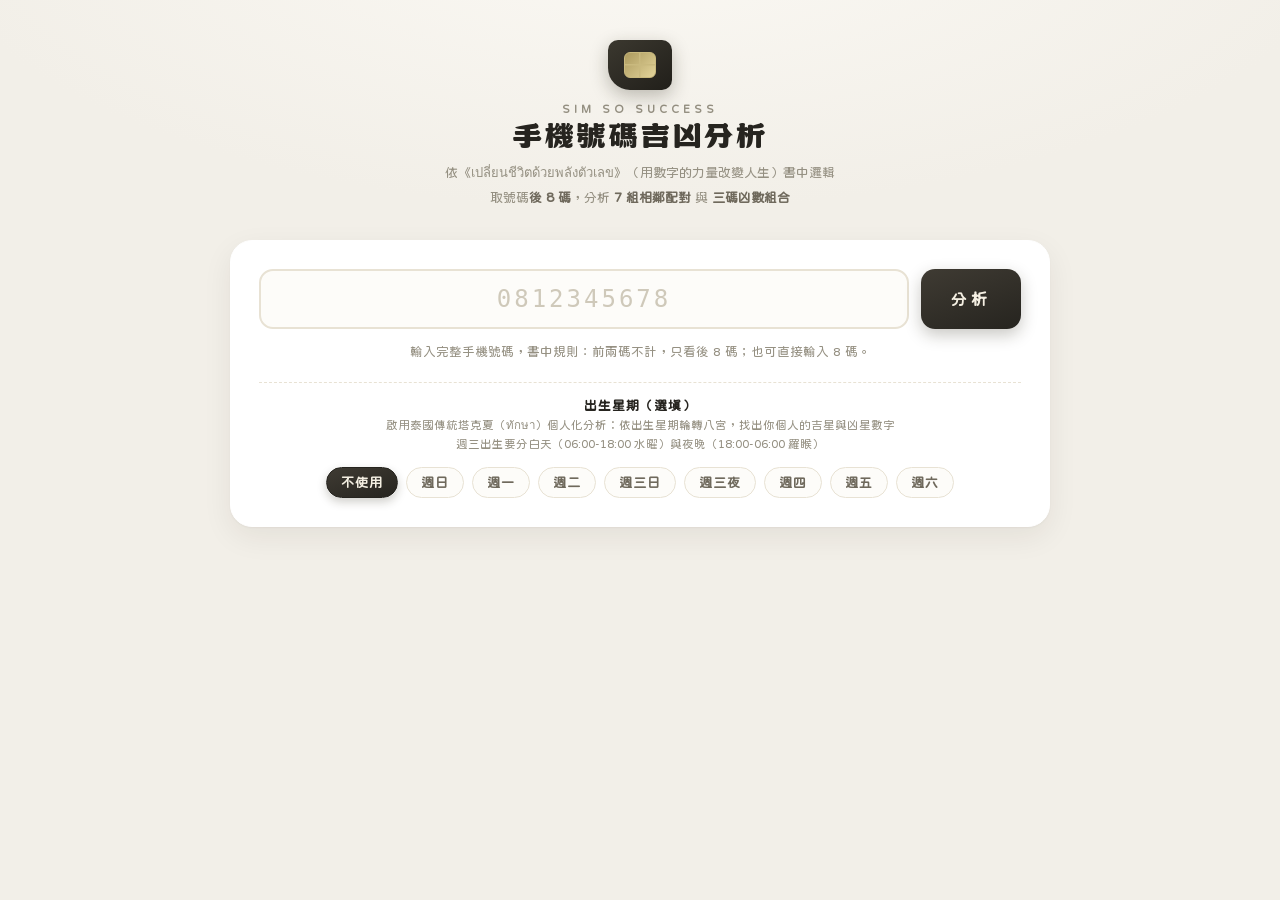
<file: index.html>
<!DOCTYPE html>
<html lang="zh-Hant">
<head>
<meta charset="UTF-8">
<meta name="viewport" content="width=device-width, initial-scale=1.0">
<title>เบอร์มงคล 手機號碼吉凶分析</title>
<style>
  :root{
    --bg:#f2efe8; --card:#ffffff; --ink:#26241f; --sub:#959082;
    --line:#e8e2d4;
    --good:#2f7a54; --good-soft:#e3f1e8; --good-deep:#1f5e3e;
    --mid:#a07f28; --mid-soft:#f6eed6;
    --bad:#b0472f; --bad-soft:#f8e7e1; --bad-deep:#8c3520;
    --dark:#33302a; --dark2:#4a463e;
  }
  @font-face{
    font-family:"openhuninn";
    src:url("fonts/openhuninn.woff2") format("woff2");
    font-display:swap;
  }
  @font-face{
    font-family:"ganzaimi";
    src:url("fonts/ganzaimi.woff2") format("woff2");
    font-display:swap;
  }
  *{box-sizing:border-box; margin:0; padding:0;}
  html{scroll-behavior:smooth;}
  body{
    font-family:"openhuninn","PingFang TC","Noto Sans TC","Microsoft JhengHei",sans-serif;
    background:
      radial-gradient(1200px 500px at 50% -10%, #fbf9f4 0%, var(--bg) 60%),
      var(--bg);
    color:var(--ink); min-height:100vh; padding:40px 16px 90px;
  }
  .wrap{max-width:820px; margin:0 auto;}

  /* ---------- header ---------- */
  header{text-align:center; margin-bottom:30px;}
  .simcard{
    width:64px; height:50px; margin:0 auto 14px; position:relative;
    background:linear-gradient(145deg,#3b382f,#211f1a);
    border-radius:10px 10px 10px 22px;
    box-shadow:0 6px 18px rgba(40,35,20,.28);
  }
  .simcard::before{
    content:""; position:absolute; inset:12px 16px;
    border:1.5px solid #c9b97e; border-radius:6px;
    background:
      linear-gradient(#c9b97e,#c9b97e) 50% 0/1.5px 100% no-repeat,
      linear-gradient(#c9b97e,#c9b97e) 0 50%/100% 1.5px no-repeat,
      linear-gradient(135deg,#ac9a5e,#e3d49a);
  }
  header .brand{
    font-size:11px; letter-spacing:4px; color:var(--sub); font-weight:700;
    text-transform:uppercase; margin-bottom:6px;
  }
  h1{font-size:30px; font-weight:800; letter-spacing:2px; font-family:"ganzaimi","openhuninn","PingFang TC",sans-serif;}
  header .sub{
    color:var(--sub); font-size:13px; margin-top:10px; line-height:1.9;
  }
  header .sub b{color:#6f695c; font-weight:700;}

  /* ---------- panels ---------- */
  .panel{
    background:var(--card); border-radius:22px; padding:28px;
    box-shadow:0 1px 2px rgba(40,35,20,.04), 0 10px 30px rgba(40,35,20,.07);
    margin-bottom:22px; border:1px solid #fff;
  }
  .sec-title{
    font-size:17px; font-weight:800; letter-spacing:1px;
    font-family:"ganzaimi","openhuninn","PingFang TC",sans-serif;
    display:flex; align-items:center; gap:10px; margin-bottom:16px;
  }
  .sec-title .bar{width:5px; height:20px; border-radius:3px; background:var(--dark);}
  .sec-title.g .bar{background:var(--good);}
  .sec-title.b .bar{background:var(--bad);}
  .sec-title.w .bar{background:#d1742f;}

  /* ---------- input ---------- */
  .input-row{display:flex; gap:12px;}
  input#num{
    flex:1; min-width:0; font-size:24px; letter-spacing:5px; padding:14px 18px;
    border:2px solid var(--line); border-radius:14px; outline:none;
    font-family:"SF Mono",Menlo,monospace; text-align:center; color:var(--ink);
    background:#fdfcf9; transition:border-color .2s, box-shadow .2s;
  }
  input#num:focus{border-color:#b7ad97; box-shadow:0 0 0 4px rgba(183,173,151,.18);}
  input#num::placeholder{color:#cfc9ba; letter-spacing:3px;}
  button#go{
    background:linear-gradient(160deg,#3f3b33,#26241f); color:#f4efe2;
    border:none; border-radius:14px; padding:14px 30px; font-size:16px;
    cursor:pointer; font-family:inherit; letter-spacing:4px; font-weight:700;
    box-shadow:0 6px 16px rgba(40,35,20,.25); transition:transform .1s, box-shadow .2s;
  }
  button#go:hover{box-shadow:0 8px 20px rgba(40,35,20,.32);}
  button#go:active{transform:scale(.96);}
  .hint{font-size:12.5px; color:var(--sub); margin-top:12px; text-align:center; line-height:1.8;}

  /* ---------- taksa day picker ---------- */
  .day-block{margin-top:18px; border-top:1px dashed var(--line); padding-top:16px;}
  .day-block .db-title{
    font-size:13px; font-weight:800; text-align:center; letter-spacing:1px; margin-bottom:4px;
  }
  .day-block .db-sub{font-size:11.5px; color:var(--sub); text-align:center; margin-bottom:12px; line-height:1.7;}
  .day-chips{display:flex; gap:8px; justify-content:center; flex-wrap:wrap;}
  .day-chips button{
    font-family:inherit; font-size:13px; font-weight:700; letter-spacing:1px;
    padding:8px 14px; border-radius:999px; cursor:pointer;
    border:1.5px solid var(--line); background:#fdfcf9; color:#6f695c;
    transition:all .15s;
  }
  .day-chips button:hover{border-color:#b7ad97;}
  .day-chips button.on{
    background:linear-gradient(160deg,#3f3b33,#26241f); color:#f4efe2; border-color:#26241f;
    box-shadow:0 4px 10px rgba(40,35,20,.22);
  }

  /* ---------- taksa result ---------- */
  .tk-tiles{display:flex; gap:8px; justify-content:center; flex-wrap:wrap; margin:6px 0 14px;}
  .tk-tile{
    width:64px; border-radius:13px; overflow:hidden; text-align:center;
    border:1px solid var(--line); background:#fff;
  }
  .tk-tile .d{
    font-size:22px; font-weight:800; padding:8px 0 6px; font-family:"SF Mono",Menlo,monospace;
  }
  .tk-tile .c{font-size:11px; font-weight:800; padding:4px 2px; letter-spacing:.5px;}
  .tk-tile .t{font-size:9.5px; padding:0 2px 6px; opacity:.75;}
  .tk-tile.tk-good{border-color:#bcd8c6;}
  .tk-tile.tk-good .d{color:var(--good-deep);}
  .tk-tile.tk-good .c,.tk-tile.tk-good .t{background:var(--good-soft); color:var(--good-deep);}
  .tk-tile.tk-good .c{padding-top:6px;}
  .tk-tile.tk-neu{border-color:#e4dcc8;}
  .tk-tile.tk-neu .d{color:#7a725d;}
  .tk-tile.tk-neu .c,.tk-tile.tk-neu .t{background:#f4efe1; color:#7a725d;}
  .tk-tile.tk-neu .c{padding-top:6px;}
  .tk-tile.tk-bad{border-color:#e6bdb0;}
  .tk-tile.tk-bad .d{color:var(--bad-deep);}
  .tk-tile.tk-bad .c,.tk-tile.tk-bad .t{background:var(--bad-soft); color:var(--bad-deep);}
  .tk-tile.tk-bad .c{padding-top:6px;}
  .tk-tile.tk-out{border-color:#e6e1d4; opacity:.75;}
  .tk-tile.tk-out .d{color:#a29a86;}
  .tk-tile.tk-out .c,.tk-tile.tk-out .t{background:#f1eee6; color:#a29a86;}
  .tk-tile.tk-out .c{padding-top:6px;}
  .tk-sum{
    display:flex; gap:10px; justify-content:center; flex-wrap:wrap; margin-top:6px;
  }
  .tk-sum span{
    font-size:12.5px; font-weight:700; padding:6px 14px; border-radius:999px; letter-spacing:.5px;
  }
  .tk-note{font-size:12.5px; color:var(--sub); line-height:1.9; margin-top:14px; text-align:center;}

  /* ---------- result hero ---------- */
  #result{display:none;}
  .reveal{animation:up .5s ease both;}
  @keyframes up{from{opacity:0; transform:translateY(14px);} to{opacity:1; transform:none;}}

  .hero{display:flex; align-items:center; gap:30px; flex-wrap:wrap;}
  .ringbox{position:relative; width:150px; height:150px; margin:0 auto; flex-shrink:0;}
  .ringbox svg{transform:rotate(-90deg);}
  .ringbox .track{stroke:#efe9db;}
  .ringbox .prog{
    stroke-linecap:round; transition:stroke-dashoffset 1s cubic-bezier(.2,.7,.3,1);
  }
  .ringbox .mid{
    position:absolute; inset:0; display:flex; flex-direction:column;
    align-items:center; justify-content:center;
  }
  .ringbox .n{font-size:44px; font-weight:800; line-height:1; font-variant-numeric:tabular-nums;}
  .ringbox .t{font-size:11px; color:var(--sub); margin-top:4px; letter-spacing:2px;}
  .verdict{flex:1; min-width:240px;}
  .verdict .tag{
    display:inline-block; font-size:12px; font-weight:800; letter-spacing:2px;
    padding:4px 14px; border-radius:999px; margin-bottom:10px;
  }
  .verdict h2{font-size:24px; margin-bottom:10px; letter-spacing:1px;}
  .verdict p{font-size:14px; color:#6f695c; line-height:1.95;}

  /* digits */
  .digits{display:flex; gap:7px; justify-content:center; margin:26px 0 6px; flex-wrap:wrap;}
  .digits span{
    width:42px; height:52px; border-radius:11px;
    background:linear-gradient(165deg,#413d34,#282520); color:#f6f1e4;
    display:flex; align-items:center; justify-content:center;
    font-size:24px; font-weight:800;
    box-shadow:inset 0 1px 0 rgba(255,255,255,.12), 0 3px 8px rgba(40,35,20,.18);
  }
  .digits span.prefix{
    background:#eae4d5; color:#b3ab97; box-shadow:none;
  }
  .digits-cap{font-size:11.5px; color:var(--sub); text-align:center; letter-spacing:1px;}

  /* pair flip-clock badges */
  .pair-strip{display:flex; gap:10px; justify-content:center; flex-wrap:wrap; margin-top:20px;}
  .fchip{display:flex; flex-direction:column; align-items:center; gap:6px;}
  .fchip .clock{
    display:flex; gap:3px; padding:5px;
    background:#8f897a; border-radius:12px;
    box-shadow:inset 0 1px 3px rgba(0,0,0,.25);
  }
  .fchip .clock i{
    font-style:normal; width:26px; height:32px; border-radius:7px;
    display:flex; align-items:center; justify-content:center;
    font-size:17px; font-weight:800; font-family:"SF Mono",Menlo,monospace;
  }
  .fchip .clock i:first-child{background:#2e2b25; color:#fff;}
  .fchip .clock i:last-child{background:#f7f3e8; color:#2e2b25;}
  .fchip .gl{font-size:11px; font-weight:800; letter-spacing:1px; padding:2px 9px; border-radius:999px;}
  .gl.G{background:var(--good-soft); color:var(--good-deep);}
  .gl.M{background:var(--mid-soft); color:var(--mid);}
  .gl.B{background:var(--bad-soft); color:var(--bad-deep);}
  .fchip.hit-g .clock{background:#5f8a71;}
  .fchip.hit-b .clock{background:#a8705d;}

  /* warnings */
  .warn-card{
    border-radius:16px; padding:16px 18px; margin-bottom:12px;
    background:linear-gradient(160deg,#fbeee8,#f7e2d8);
    border:1px solid #eed3c4; color:#84402c; font-size:14px; line-height:1.9;
    display:flex; gap:14px; align-items:flex-start;
  }
  .warn-card .code{
    background:#a8462b; color:#fff; font-weight:800; letter-spacing:3px;
    border-radius:9px; padding:6px 12px; font-size:16px; flex-shrink:0;
    font-family:"SF Mono",Menlo,monospace;
  }
  .warn-card .cat{
    display:inline-block; font-size:11px; background:#fff; border-radius:999px;
    padding:1px 9px; margin-left:6px; color:#a8462b; font-weight:700; vertical-align:2px;
  }

  /* pros cons */
  .pc-grid{display:grid; grid-template-columns:1fr 1fr; gap:26px;}
  @media (max-width:640px){ .pc-grid{grid-template-columns:1fr;} }
  ul.flat{list-style:none;}
  ul.flat li{
    font-size:14px; line-height:1.75; padding:7px 0 7px 24px; position:relative; color:#44403a;
    border-bottom:1px dashed #f0ebdf;
  }
  ul.flat li:last-child{border-bottom:none;}
  ul.flat li::before{
    content:""; position:absolute; left:5px; top:16px; width:8px; height:8px; border-radius:50%;
  }
  ul.flat.good li::before{background:var(--good);}
  ul.flat.bad li::before{background:var(--bad);}
  ul.flat li .src{
    color:#c0b9a4; font-size:11px; margin-left:8px; letter-spacing:1px;
    font-family:"SF Mono",Menlo,monospace;
  }
  .empty-pros{color:var(--sub); font-size:13.5px; padding:6px 0;}

  /* pair detail */
  .pair-card{
    border:1px solid var(--line); border-radius:18px; padding:18px 20px; margin-bottom:14px;
    background:linear-gradient(175deg,#fffef9,#fbf8f0);
  }
  .pair-card .head{display:flex; align-items:center; gap:12px; margin-bottom:10px; flex-wrap:wrap;}
  .pair-card .clock{
    display:flex; gap:3px; padding:5px; background:#8f897a; border-radius:11px;
    box-shadow:inset 0 1px 3px rgba(0,0,0,.25);
  }
  .pair-card .clock i{
    font-style:normal; width:28px; height:34px; border-radius:7px;
    display:flex; align-items:center; justify-content:center;
    font-size:18px; font-weight:800; font-family:"SF Mono",Menlo,monospace;
  }
  .pair-card .clock i:first-child{background:#2e2b25; color:#fff;}
  .pair-card .clock i:last-child{background:#f7f3e8; color:#2e2b25;}
  .pair-card .pname{font-weight:800; font-size:15.5px; letter-spacing:.5px;}
  .pair-card .pthai{font-size:11.5px; color:var(--sub); display:block; margin-top:2px; font-weight:400;}
  .badge{font-size:12px; font-weight:800; padding:4px 12px; border-radius:999px; margin-left:auto; letter-spacing:1px;}
  .badge.G{background:var(--good-soft); color:var(--good-deep);}
  .badge.M{background:var(--mid-soft); color:var(--mid);}
  .badge.B{background:var(--bad-soft); color:var(--bad-deep);}
  .meter{
    height:6px; border-radius:3px; background:#efe9db; margin:4px 0 12px; overflow:hidden; position:relative;
  }
  .meter i{
    position:absolute; top:0; bottom:0; left:50%; border-radius:3px;
  }
  .pl{font-size:13.5px; line-height:1.95; color:#4a463e; margin-top:2px;}
  .pl .lab{font-weight:800; margin-right:2px;}
  .pl.p .lab{color:var(--good-deep);}
  .pl.c .lab{color:var(--bad-deep);}

  .note{
    font-size:12.5px; color:var(--sub); line-height:2; margin-top:24px;
    border-top:1px dashed var(--line); padding-top:18px;
  }
  .legend{
    display:flex; gap:8px; flex-wrap:wrap; margin-top:10px;
  }
  .legend span{font-size:11px; padding:3px 10px; border-radius:999px; font-weight:700; letter-spacing:1px;}
  @media (max-width:520px){
    .digits span{width:32px; height:42px; font-size:19px;}
    h1{font-size:24px;}
    .panel{padding:20px;}
    .hero{gap:18px;}
    .input-row{flex-direction:column; gap:10px;}
    input#num{width:100%; min-width:0; font-size:20px; letter-spacing:4px; padding:13px 12px;}
    button#go{width:100%; padding:14px 0; font-size:17px;}
  }

  /* ---------- A4 報告書 ---------- */
  .print-row{text-align:right; margin:-6px 0 14px;}
  .print-btn{
    background:none; border:1.5px solid var(--dark); color:var(--dark);
    border-radius:999px; padding:8px 20px; font-size:13px; font-weight:700;
    font-family:inherit; letter-spacing:2px; cursor:pointer; transition:background .15s,color .15s;
  }
  .print-btn:hover{background:var(--dark); color:#f4efe2;}
  #printHead{display:none;}
  @media print{
    @page{size:A4; margin:12mm;}
    body{padding:0; background:#fff !important;}
    *{-webkit-print-color-adjust:exact; print-color-adjust:exact;}
    header, #inputPanel, .print-row{display:none !important;}
    .wrap{max-width:100%;}
    #printHead{
      display:block; text-align:center; margin-bottom:16px;
      border-bottom:2px solid var(--dark); padding-bottom:14px;
    }
    #printHead .pt{font-size:24px; font-weight:800; letter-spacing:3px; font-family:"ganzaimi","openhuninn",sans-serif;}
    #printHead .pn{font-size:15px; color:var(--sub); margin-top:6px; letter-spacing:1px;}
    .panel{
      box-shadow:none; border:1px solid var(--line);
      margin-bottom:14px; padding:18px 22px;
    }
    .reveal{animation:none !important;}
    /* 大標題與內文必須同頁 */
    .sec-title{break-after:avoid; page-break-after:avoid;}
    #result > .panel:first-child, #tkPanel, #warnPanel{break-inside:avoid; page-break-inside:avoid;}
    .pair-card, .warn-card, .pc-grid li, .fchip, .tk-tile{break-inside:avoid; page-break-inside:avoid;}
    .pc-grid{break-inside:avoid; page-break-inside:avoid;}
  }
</style>
</head>
<body>
<div class="wrap">
  <header>
    <div class="simcard"></div>
    <div class="brand">SIM SO SUCCESS</div>
    <h1>手機號碼吉凶分析</h1>
    <div class="sub">依《เปลี่ยนชีวิตด้วยพลังตัวเลข》（用數字的力量改變人生）書中邏輯<br>取號碼<b>後 8 碼</b>，分析 <b>7 組相鄰配對</b> 與 <b>三碼凶數組合</b></div>
  </header>

  <div class="panel" id="inputPanel">
    <div class="input-row">
      <input id="num" inputmode="numeric" placeholder="0812345678" maxlength="20">
      <button id="go">分析</button>
    </div>
    <div class="hint">輸入完整手機號碼，書中規則：前兩碼不計，只看後 8 碼；也可直接輸入 8 碼。</div>
    <div class="day-block">
      <div class="db-title">出生星期（選填）</div>
      <div class="db-sub">啟用泰國傳統塔克夏（ทักษา）個人化分析：依出生星期輪轉八宮，找出你個人的吉星與凶星數字<br>週三出生要分白天（06:00-18:00 水曜）與夜晚（18:00-06:00 羅睺）</div>
      <div class="day-chips" id="dayChips">
        <button data-d="">不使用</button>
        <button data-d="1">週日</button>
        <button data-d="2">週一</button>
        <button data-d="3">週二</button>
        <button data-d="4">週三日</button>
        <button data-d="8">週三夜</button>
        <button data-d="5">週四</button>
        <button data-d="6">週五</button>
        <button data-d="7">週六</button>
      </div>
    </div>
  </div>

  <div id="result">
    <div id="printHead">
      <div class="pt">手機號碼吉凶分析報告書</div>
      <div class="pn" id="printInfo"></div>
    </div>
    <div class="print-row">
      <button class="print-btn" id="printBtn">產生 A4 報告書</button>
    </div>
    <div class="panel reveal">
      <div class="hero">
        <div class="ringbox">
          <svg width="150" height="150" viewBox="0 0 150 150">
            <circle class="track" cx="75" cy="75" r="64" fill="none" stroke-width="11"/>
            <circle class="prog" id="ringProg" cx="75" cy="75" r="64" fill="none" stroke-width="11"
              stroke-dasharray="402" stroke-dashoffset="402"/>
          </svg>
          <div class="mid">
            <div class="n" id="scoreN">0</div>
            <div class="t">SCORE / 100</div>
          </div>
        </div>
        <div class="verdict">
          <span class="tag" id="verdictTag"></span>
          <h2 id="verdictTitle"></h2>
          <p id="verdictDesc"></p>
        </div>
      </div>
      <div class="digits" id="digitBoxes"></div>
      <div class="digits-cap" id="digitCap"></div>
      <div class="pair-strip" id="pairStrip"></div>
    </div>

    <div class="panel reveal" id="tkPanel" style="display:none">
      <div class="sec-title"><span class="bar"></span>塔克夏個人化分析 <span style="font-size:11.5px;color:var(--sub);font-weight:400;letter-spacing:1px" id="tkDayLabel"></span></div>
      <div class="tk-tiles" id="tkTiles"></div>
      <div class="tk-sum" id="tkSum"></div>
      <div class="tk-note" id="tkNote"></div>
    </div>

    <div class="panel reveal" id="warnPanel" style="display:none">
      <div class="sec-title w"><span class="bar"></span>書中特別警告的凶數組合</div>
      <div id="warnList"></div>
    </div>

    <div class="panel reveal">
      <div class="pc-grid">
        <div>
          <div class="sec-title g"><span class="bar"></span>號碼帶給主人的優點</div>
          <ul class="flat good" id="prosList"></ul>
        </div>
        <div>
          <div class="sec-title b"><span class="bar"></span>號碼帶給主人的缺點</div>
          <ul class="flat bad" id="consList"></ul>
        </div>
      </div>
    </div>

    <div class="panel reveal">
      <div class="sec-title"><span class="bar"></span>逐組配對解析</div>
      <div id="pairDetail"></div>
      <div class="legend">
        <span style="background:var(--good-soft);color:var(--good-deep)">大吉 +8~+10</span>
        <span style="background:var(--good-soft);color:var(--good-deep)">吉 +5~+7</span>
        <span style="background:var(--mid-soft);color:var(--mid)">平 0~+4</span>
        <span style="background:var(--bad-soft);color:var(--bad-deep)">凶 -1~-6</span>
        <span style="background:var(--bad-soft);color:var(--bad-deep)">大凶 -7~-10</span>
      </div>
      <div class="note">
        計分方式：後 8 碼共 7 組相鄰配對，依書中每組配對的吉凶評級（-10 ~ +10）加總換算為 100 分制；出現書中列名的三碼凶數組合另行扣分。書中定義「吉祥號（เบอร์มงคล）後 8 碼不能含任何凶數配對」，包含書中八組仇敵配對（เลขคู่ศัตรู：13/31、18/81、25/52、27/72、37/73、48/84、67/76、68/86），含大凶配對的號碼即使總分高，依書中定義也不算真正的吉祥號。數字 9 會隨相鄰數字變化，數字 0 弊多於利。選填出生星期時，另依泰國傳統塔克夏（ทักษา）盤輪轉八宮做個人化加減分（上限 ±12）。本工具僅整理書中與傳統命理觀點，供參考娛樂。
      </div>
    </div>
  </div>
</div>

<script>
// ================================================================
// 書中 55 組配對資料（吉凶分數 -10 ~ +10）
// 分類依書：คู่มิตร 吉祥組、คู่สมพล 加持組、คู่ธาตุ 元素組、คู่ศัตรู 仇敵組（一律大凶）
// ================================================================
const PAIRS = {
  "00":{s:-10,name:"孤寂之數",th:"เลขอันตราย",pros:[],cons:["孤僻封閉","活在自己的世界","鑽牛角尖","想法難以捉摸","孤單","感情不順","壓力大","做事出人意料","內心混亂"]},
  "01":{s:-1,name:"自由領袖",th:"",pros:["愛自由","有領導力","上進","時髦","不受擺佈","重視尊嚴","想法獨特","不隨波逐流"],cons:["常遠離家鄉","易被騙","易被出賣","被扯後腿","做好事身邊人不領情","常遇突發事件","遭人嫉妒","被眼紅打壓"]},
  "02":{s:-3,name:"異鄉安撫",th:"",pros:["在異鄉遇貴人","喜歡旅行","口才能安撫人心"],cons:["小心三角戀","感情糾紛不斷","多情不知足","拘謹憂慮","阻礙重重","人生易受挫","錢財易被侵占"]},
  "03":{s:-2,name:"勤奮糾察",th:"",pros:["勤勞","緊咬不放","抓錯精準","識人","反應快","身手敏捷","愛自由","敢衝敢賭","不愛受人管"],cons:["性急火爆","魯莽","不怕危險","常與人衝突","小心親屬帶來的麻煩","身邊人常帶煩心事來","挑錯挑到身邊人累"]},
  "04":{s:3,name:"談判智者",th:"",pros:["求生智慧強","頭腦聰明","談判功力一流","講話犀利","直覺神準","常有創新點子"],cons:["愛改變環境卻不改變自己","太容易相信人、越愛越信","愛背後議論他人"]},
  "05":{s:6,name:"正直規劃",th:"",pros:["樂觀","言語公正","虔誠向善","生活有規劃","對社會有責任感","得長輩緣"],cons:["工作偶有變數與阻礙","易過度沉迷於感興趣的事"]},
  "06":{s:2,name:"美感歡愉",th:"",pros:["愛美有品味","開朗歡樂","擅長社交","有設計藝術天分"],cons:["愛幻想","鋪張浪費","花錢無度恐生財務問題","桃花易招來錯的人","感情常失望","情緒難捉摸"]},
  "07":{s:-6,name:"苦行忍耐",th:"",pros:["耐操","能忍","吃重任務也扛","下定決心目標高"],cons:["工作辛苦不順","阻礙卡關","痛苦憂鬱","志向高卻難如願","沉悶","壓力大","想太多","焦慮","常有突發驚嚇","行事神秘"]},
  "08":{s:-4,name:"豪賭俠氣",th:"",pros:["敢賭敢衝","天不怕地不怕","豪爽講義氣","為人海派","不醉不歸"],cons:["常有煩心事","易被說閒話","身邊人帶來麻煩","財務拮据","成果易失敗","阻礙多","欠缺周全"]},
  "09":{s:4,name:"靈感直覺",th:"",pros:["第六感強","與宗教信仰有緣","常有意外好運","解決問題迅速"],cons:["有他人進不去的私人世界","行為特立獨行被當怪咖","易被人抹黑"]},
  "11":{s:-1,name:"超級領袖",th:"",pros:["超級領導者","自信十足","上進渴望被認同"],cons:["性急","自負","固執","情緒起伏大","說話衝","誰都不服","擺架子","對問題的耐受度低"]},
  "12":{s:-3,name:"外柔內剛",th:"",pros:["適應環境力強","情緒隱藏得好","思想自由度高"],cons:["壓抑久了傷心理","時好時壞","對信任的人會情緒全面爆發","外柔內剛","與伴侶易衝突","書中提醒用這組要特別小心"]},
  "13":{s:-8,name:"衝突開拓",th:"คู่ขัดแย้ง 仇敵組",pros:["解決問題強","是敢挑戰的開拓者","不成功不放棄","說寫都有謀略"],cons:["人生大起大落","想得快做得快別人跟不上","阻礙來自與人衝突","性急","衝動行事","情緒暴起暴落","用情緒做決定"]},
  "14":{s:7,name:"機智好學",th:"",pros:["好學","機智","適應力強","有人相助","聰明伶俐","做事快","長輩提攜","有慈悲心","有意外之財"],cons:["偶爾賣弄聰明","話太多","固執己見"]},
  "15":{s:9,name:"智慧貴人",th:"คู่ปัญญา 吉祥組",pros:["長輩貴人相助","莫名得上司疼愛","會規劃工作","致力打好人生基礎","堅強","積極","品味好","懂賺懂花","聰明智慧高","感情運很好","工作步步高升","好運不斷"],cons:[]},
  "16":{s:8,name:"利益豐收",th:"คู่ให้ผลประโยชน์ 加持組",pros:["專注於收益報酬","頂尖規劃者","有毅力","勤奮打造穩固根基","積極強健","與年齡有差距的對象感情深厚","用心經營家庭"],cons:["想太多恐成感情阻礙","有時細膩過頭讓身邊人累"]},
  "17":{s:0,name:"商業奇才",th:"คู่ธาตุ 元素組・雙面",pros:["反應機智一流","適合經商","敢冒險","是築夢者","能靠實力衝向成功","想得大做得真"],cons:["容易沉迷著魔","有離婚喪偶風險","想太多","焦慮","常感壓力","內心燥熱","工作順、錢流動但存不住"]},
  "18":{s:-8,name:"業債之數",th:"คู่หนี้กรรม 仇敵組",pros:["說話直","敢表達意見","心胸寬","真誠"],cons:["行事神秘難懂","財務起落大易負債","與愛人分離","常處壓力之下","想做大事就遇阻礙","感情多問題","幫人反被嫌"]},
  "19":{s:5,name:"名聲創意",th:"",pros:["有名聲","有創意","有抱負","樂善好施","愛上進","樂於助人","有威望","出眾有光彩","想出名用這組"],cons:["性急","財運起伏不定","女性易與伴侶鬥嘴"]},
  "22":{s:6,name:"談判外交",th:"",pros:["談判高手","思路開闊","善於思辨","記憶力好","擅長交朋友","東西輕鬆到手","服務業興旺","金錢周轉靈活","能看透人心"],cons:["不會拒絕人","因客氣總是讓步","優柔寡斷不夠果決"]},
  "23":{s:4,name:"甜言商才",th:"",pros:["勤勞","心胸寬","魅力吸引人","嘴甜","聰明智慧高","講道理","有過濾他人想法的特殊能力","有利經商"],cons:["小心桃色糾紛","可能欠缺自制","恐因異性犯道德錯誤","時時保持正念可化解"]},
  "24":{s:10,name:"慈愛人緣",th:"คู่เมตตา 吉祥組",pros:["人見人愛","遇到的人帶來好運多於壞運","慈愛人緣旺","朋友相助","遇到的都是好朋友","個性甜美","被身邊人疼愛","樂觀","開朗","腦筋靈活會想會說","品味好愛美","工作強、收入源源不絕","能遇疼愛自己的好伴侶"],cons:[]},
  "25":{s:-7,name:"父子衝突",th:"คู่พ่อลูกขัดแย้ง 仇敵組",pros:["建立事業有耐性","有統御權力","有力量對抗阻礙","勤勞","有大格局","人生長跑漸入佳境"],cons:["長幼之間易起衝突","財務不穩","工作辛勞","男性用恐與父親或兒子衝突","女性用恐強勢壓過伴侶或一味屈就"]},
  "26":{s:5,name:"言語生財",th:"",pros:["有魅力","溫暖","是可靠的商量對象","願意傾聽","因言語得財得愛","擅長社交","話語能開創未來","說話聰明","看得穿人的手腕","上進","適應力好"],cons:["為愛花錢多","感情上心軟","錢來得快花得快","欠缺謹慎"]},
  "27":{s:-8,name:"離別病痛",th:"คู่พลัดพราก/หนี้สิน 仇敵組",pros:["心胸寬","預測精準"],cons:["常遇阻礙","突發病痛","常有離別","為愛所苦","想太多","長期負債","替人背債","常被借錢","與親近的人衝突","慢性病纏身"]},
  "28":{s:3,name:"資金周轉",th:"คู่หมุนเงิน 加持組",pros:["心胸寬","有權勢","敢投資","資金周轉能力強","敢試錯","上進","日後根基穩固"],cons:["阻礙常來自利益糾葛","恐涉違法犯戒","情緒化","小心爛桃花與小三糾紛"]},
  "29":{s:4,name:"敏捷創想",th:"",pros:["做事迅速","敏捷","腦筋轉得快","想像力創造力豐富","心地善良","任何事都能商量","第六感強","喜歡旅行"],cons:["猶豫、易被人牽著走","疑神疑鬼","外強內軟","想法恐與伴侶衝突"]},
  "33":{s:-2,name:"戰將本色",th:"",pros:["愛交際","追求上進","工作勤奮","重朋友","自信強","敢正面迎戰","愛競爭","拚勁十足","認真投入"],cons:["衝動暴躁","火氣大","性急不讓人","固執硬頸","誰都不怕不求人","嘴硬說話狠","言語粗魯狂妄","感情用錯對象反成阻礙","做事太快別人跟不上"]},
  "34":{s:-1,name:"敢言辯才",th:"雙面",pros:["敢說敢表現","辯才好","聰明、決策快","遇阻不退","有企圖心","說到做到"],cons:["思想與行動易與人衝突","說話不看場合","言詞激烈","話中帶刺","不輕易讓人","易焦慮","思想鑽牛角尖","就算是對的也可能因言樹敵"]},
  "35":{s:4,name:"幕後靠山",th:"คู่ช่วยอยู่เบื้องหลัง 加持組",pros:["堅強","勤勞","金錢周轉好","決策聰明","有俠氣","敢衝敢拚","獲他人合作","有權勢威望受人敬畏","統御力強","敢開創新事物"],cons:["小心權力用錯地方","易與伴侶起摩擦","脾氣火爆","心狠果斷"]},
  "36":{s:9,name:"錢財愛情",th:"คู่เงินและความรัก 吉祥組",pros:["外貌出眾又有財","追求利益與愛情的決心強","先苦後甘","能建立穩固家業","說話直率真誠","愛情甜蜜","積極熱情","勤奮賺錢有長輩後盾","心胸寬","生意能成不求人"],cons:[]},
  "37":{s:-9,name:"官司意外",th:"คู่ทะเลาะวิวาท 仇敵組",pros:["鬥志強","重尊嚴","外勤實地工作行"],cons:["常遇阻礙","阻礙拖延、痛苦累積","消極厭世","感覺被逼迫","官司糾紛","寧折不彎","易生急禍","要忍受艱辛","壓力大","易出意外","健康出問題"]},
  "38":{s:-1,name:"豪膽投機",th:"คู่ธาตุ 元素組・雙面",pros:["敢衝敢賭","保持行動資金就湧入","謹慎的話能成功","心胸寬","重朋友義氣"],cons:["脾氣火爆","敢賭也敢輸","財務波動大","投資愛冒險","想法與人衝突","小心三角戀","事業起得快落得快","小心權力用錯方向"]},
  "39":{s:3,name:"意外成功",th:"",pros:["有意想不到的成功","認真投入","成長進步快","增強買賣能量","愛鑽研","愛競爭且常獲勝","體能精力旺","跟得上科技","重視吉祥信仰"],cons:["阻礙源於性急","情緒強烈易怒","要小心桃色糾紛"]},
  "44":{s:7,name:"策劃軍師",th:"",pros:["愛規劃","思考縝密","想法獨一無二","大家搶著向你問資訊","知道別人不知道的事","口才好","社交強","應變靈活","談判頂尖聰明","說出的話常對自己有利"],cons:["小心文件契約出問題","健忘迷糊"]},
  "45":{s:10,name:"全能貴人",th:"",pros:["可信賴","講道理","多才多藝","熱愛知識","適應力好","帶來財運與事業運","有生意好運","能得大筆錢財","好學機智","口才好","有城府","後輩敬重","長輩支持","談學業易成","親近佛法","內心平靜"],cons:[]},
  "46":{s:8,name:"順風順水",th:"เลขคู่มิตร 吉祥組",pros:["做事順暢無阻","溫柔甜美","品味好","時髦會打扮","讀心能力強","不太吃苦","身心舒暢","有地位基業","有藝術頭腦","有權勢","信用好","外柔內剛","賺錢能力強","錢財過手不斷","愛情清新"],cons:["不夠謹慎","耳根子軟","可能花不少錢打扮自己"]},
  "47":{s:2,name:"群眾工作者",th:"คู่นักพัฒนางาน 加持組",pros:["說話有威嚴","能說服他人跟隨","擅長與群眾工作","同伴給予合作","機智好","聰明犀利","勤奮賺錢"],cons:["有時說話得罪人","與愛人聚少離多、勞累","扛的責任多","工作辛苦但回報不成正比"]},
  "48":{s:-7,name:"禍從口出",th:"คู่เสียเพราะปาก 仇敵組",pros:["有手腕","有城府","聰明","敢冒險","能自保","唇槍舌戰很強"],cons:["魯莽","容易起爭執","以自我為中心","阻礙多","易被騙","被欺瞞","被說閒話","麻煩纏身","文件契約常出問題","恐因自己說的話受損"]},
  "49":{s:8,name:"生財鬼才",th:"",pros:["機智反應好","賺錢方式靈活多變","想法說法與眾不同","認真投入","生意買賣旺","頭腦精明","異鄉工作運佳","擅長科技產品"],cons:[]},
  "55":{s:9,name:"長輩護持",th:"",pros:["熱愛正義","獲身邊人相助","樂於教導","虔誠向善","樂觀","有條有理","沉穩周全","懂得感恩","說話有原則可信賴","獲長輩支持","常受年長者照顧"],cons:[]},
  "56":{s:10,name:"富貴圓滿",th:"",pros:["能力強","懂理財規劃","意志堅定","穩健","樂善好施","慷慨","致力建立地位","解決問題強","長輩幫助","不怕窮","樣樣精通","聰明全面","錢財存得住","做什麼都容易成功","愛情如願","感情穩定"],cons:[]},
  "57":{s:0,name:"苦幹築基",th:"雙面",pros:["勤奮打基礎","敢啟動大案子","工作拚","有耐心等待成功","敢想敢做"],cons:["與長輩相處憋屈甚至檯面上衝突","易有債務","官司糾紛","因想太多而生病"]},
  "58":{s:-3,name:"權謀冒險",th:"",pros:["有手腕謀略","識破居心不良者","熱愛挑戰","模仿學習能力強"],cons:["勤勞三分鐘熱度","自戀","自我感覺良好","愛冒險","欠缺周全","來得容易去得快、易負債","太會編故事最後變成說謊"]},
  "59":{s:8,name:"靈性智慧",th:"",pros:["有智慧","想法特別但正向","長輩罩","求知若渴","預測神準","與命理占星有緣","有意外好運","神明庇佑","內心平靜","與外國外語異文化有緣","健康變好"],cons:[]},
  "66":{s:6,name:"萬人迷",th:"",pros:["人見人愛","有魅力","品味好","勤奮賺錢、致富不難","愛美","愛交際","因溫柔可愛被疼","愛情清新","有望成家結婚"],cons:["太有魅力、異性緣過旺反傷感情","貪戀美色美物讓定力變差"]},
  "67":{s:-9,name:"全面阻礙",th:"คู่อุปสรรครอบด้าน 仇敵組",pros:[],cons:["有苦","焦慮","每況愈下","分裂破碎","被背叛","家庭問題","屋漏偏逢連夜雨","愛情離散","情緒不穩","煩躁","想太多","家內矛盾","恐工作金錢愛情全失"]},
  "68":{s:-7,name:"沉迷破財",th:"คู่มัวเมา 仇敵組",pros:["敢梭哈","敢冒險","有手腕有城府","魅力強","積極"],cons:["欠缺周全","心太軟","容易被騙","會賺錢但敗在娛樂嗜好","感情易被沖昏頭","為慾望興趣花大錢","健康不佳"]},
  "69":{s:4,name:"財來財去",th:"",pros:["金錢與愛情不斷流入","會賺錢","能成功","有運氣","有人愛","時髦","好學","上進","有威望"],cons:["錢進得快但存不住","愛情送上門卻挑到最後一場空"]},
  "77":{s:-2,name:"重擔苦撐",th:"",pros:["能耐著性子劈開阻礙","勤奮意志強","責任感重"],cons:["性急","感到壓迫","做大事相當累","感情與家人瑣事糾紛多","說話不留情面","嚴肅緊繃","對人生成敗焦慮不安"]},
  "78":{s:0,name:"江湖義氣",th:"คู่นักเลง 雙面",pros:["有人相助","朋友眾多","講義氣","決策有理性","敢冒險而有領導地位"],cons:["容易因朋友被帶偏","容易負債","為愛所苦","用情緒做決定"]},
  "79":{s:3,name:"古物福緣",th:"",pros:["與古老事物有緣","適合收藏古董聖物","受數字 9 的力量加持有好運"],cons:[]},
  "88":{s:-8,name:"沉溺失速",th:"凶",pros:[],cons:["流氓性格","衝動放縱","沉迷成癮","成功來得快、苦也來得急","是非不分","詭計多端","太過油條","輕信他人恐受重傷","愛誰就聽不進勸"]},
  "89":{s:2,name:"威望福報",th:"雙面",pros:["識人精準","腦筋動得快","心胸寬","有權勢威望福報","與神聖事物有緣"],cons:["事業易生亂","買賣不順","心浮氣躁","行事神秘","獨斷獨行","以自我為中心"]},
  "99":{s:7,name:"通靈成就",th:"",pros:["獲得夢想不到的成功","有抱負","與宗教有緣","與國外外語異文化有緣","思想新潮","勇於嘗試","有神聖力量護佑"],cons:[]}
};

// ================================================================
// 書中三碼凶數組合（只比對 label 中列出的順序，出現在相鄰三碼才成立）
// set：分組代號（排序後的三碼），cat：書中分類
// ================================================================
const TRIPLES = [
  {set:"001", p:-8, label:"001 / 010 / 100", cat:"0 的危險組", desc:"工作不進步、上司不疼、被扯後腿、朋友背叛"},
  {set:"002", p:-8, label:"002 / 020 / 200", cat:"0 的危險組", desc:"窮困、為錢所苦、常被借錢、招小三小王、感情不順"},
  {set:"003", p:-6, label:"003 / 030 / 300", cat:"0 的危險組", desc:"性急火爆、與人衝突、囉嗦愛唸、挑剔找碴"},
  {set:"004", p:-5, label:"004 / 040 / 400", cat:"0 的危險組", desc:"被議論是非、太輕信他人、愛管閒事"},
  {set:"005", p:-4, label:"005 / 050 / 500", cat:"0 的危險組", desc:"過度沉迷特定事物、鑽牛角尖"},
  {set:"006", p:-8, label:"006 / 060 / 600", cat:"0 的危險組", desc:"招外遇地下情、感情失望、財務漏洞、花錢超支"},
  {set:"007", p:-8, label:"007 / 070 / 700", cat:"0 的危險組", desc:"壓力、焦慮、有苦、重擔、阻礙一堆"},
  {set:"008", p:-8, label:"008 / 080 / 800", cat:"0 的危險組", desc:"沉迷墮落於不良嗜好"},
  {set:"013", p:-8, label:"130 / 103 / 013", cat:"仇敵組+0 大凶", desc:"思想言語都與人衝突"},
  {set:"018", p:-8, label:"180 / 108 / 018", cat:"仇敵組+0 大凶", desc:"被暗箭所傷、被抹黑、與愛人分離"},
  {set:"037", p:-8, label:"370 / 307 / 037", cat:"仇敵組+0 大凶", desc:"扛重擔、阻礙多、勞累錢少"},
  {set:"027", p:-8, label:"270 / 207 / 027", cat:"仇敵組+0 大凶", desc:"負債、財務卡關、替人背債、為愛所苦、離別"},
  {set:"067", p:-9, label:"670 / 607 / 067", cat:"仇敵組+0 大凶", desc:"工作、金錢、愛情恐全盤盡失"},
  {set:"068", p:-7, label:"680 / 608 / 068", cat:"仇敵組+0 大凶", desc:"錢財漏在鋪張浪費上"},
  {set:"048", p:-8, label:"480 / 408 / 048 / 840", cat:"仇敵組+0 大凶", desc:"官司糾紛上法院、說話不算話失信於人"},
  {set:"058", p:-5, label:"850 / 805 / 085", cat:"言語滅前程組", desc:"太會編故事、瞎掰、其實就是說謊"},
  {set:"034", p:-6, label:"340 / 304 / 034", cat:"言語滅前程組", desc:"說話直衝傷人、因言語樹敵"},
  {set:"112", p:-8, label:"112 / 121 / 211", cat:"情緒暴走組", desc:"情緒兩極、暴怒失控、傷感情也傷身心"},
  {set:"123", p:-7, label:"321 / 123", cat:"感情破裂組", desc:"感情易破裂、分手收場"},
  {set:"023", p:-6, label:"023 / 320 / 230", cat:"爛桃花組", desc:"爛桃花、感情糾葛多"},
  {set:"235", p:-6, label:"523 / 325 / 235", cat:"爛桃花組", desc:"桃花劫、因異性惹上大麻煩"},
  {set:"077", p:-5, label:"707 / 770 / 077", cat:"工作不順者常見", desc:"工作辛勞卡關、阻礙重重"},
  {set:"148", p:-5, label:"184 / 148 / 814", cat:"工作不順者常見", desc:"工作屢屢受挫、不得志"},
  {set:"045", p:-4, label:"405 / 450 / 045", cat:"感情有問題者常見", desc:"感情易生波折"},
  {set:"555", p:-4, label:"555", cat:"感情有問題者常見", desc:"感情糾紛多、常與伴侶起爭執"}
];

// ================================================================
// 塔克夏 ทักษา：3x3 盤順時針 1→2→3→4→7→5→8→6，
// 由出生星期的數字起算 บริวาร，依序輪轉八宮
// ================================================================
const TK_CLOCK = [1,2,3,4,7,5,8,6];
const TK_CATS = [
  {th:"บริวาร", zh:"眷屬",  grp:"neu", pt:0,  desc:"身邊的人"},
  {th:"อายุ",   zh:"健康",  grp:"neu", pt:0,  desc:"健康壽數"},
  {th:"เดช",    zh:"權勢",  grp:"good",pt:1,  desc:"權勢與競爭力"},
  {th:"ศรี",    zh:"錢財",  grp:"good",pt:2,  desc:"金錢與吉祥"},
  {th:"มูละ",   zh:"資產",  grp:"good",pt:1,  desc:"財產與根基"},
  {th:"อุตสาหะ",zh:"勤勉",  grp:"neu", pt:0,  desc:"工作與努力"},
  {th:"มนตรี",  zh:"貴人",  grp:"good",pt:2,  desc:"聲望與提攜"},
  {th:"กาลี",   zh:"凶星",  grp:"bad", pt:-3, desc:"凶惡之事"}
];
const TK_DAYS = {1:"週日",2:"週一",3:"週二",4:"週三日",5:"週四",6:"週五",7:"週六",8:"週三夜（羅睺）"};

// 三碼順序 -> 凶數組合，例如 "130" -> 013 組
const TRIPLE_BY_ORDER = new Map();
TRIPLES.forEach(t => t.label.split(" / ").forEach(o => TRIPLE_BY_ORDER.set(o, t)));

function taksaMap(birthNum){
  const start = TK_CLOCK.indexOf(birthNum);
  const map = {}; // digit -> cat
  for(let k=0;k<8;k++) map[TK_CLOCK[(start+k)%8]] = TK_CATS[k];
  return map;
}

let selDay = ""; // "" = off
const $ = id => document.getElementById(id);
const pairInfo = (a,b) => PAIRS[a+b] || PAIRS[b+a];
const gradeCls = s => s>=5 ? "G" : (s>=0 ? "M" : "B");
const gradeText = s => s>=8 ? "大吉" : s>=5 ? "吉" : s>=0 ? "平" : s>=-6 ? "凶" : "大凶";
const RING_LEN = 2*Math.PI*64; // 402

function analyze(){
  let raw = $("num").value.replace(/\D/g,"");
  // 國碼轉回本地格式：+66 9x → 09x（泰國）、+886 9x → 09x（台灣）
  if(raw.length === 11 && raw.startsWith("66")) raw = "0" + raw.slice(2);
  else if(raw.length === 12 && raw.startsWith("886")) raw = "0" + raw.slice(3);
  if(raw.length < 4){ alert("請輸入至少 4 碼數字"); return; }
  let prefix = "", core = raw;
  if(raw.length >= 9 && raw[0] === "0"){
    prefix = raw.slice(0,2);
    core = raw.slice(2);
  }

  // 數字顯示
  const boxes = $("digitBoxes"); boxes.innerHTML = "";
  for(const c of prefix){ const s=document.createElement("span"); s.textContent=c; s.className="prefix"; boxes.appendChild(s); }
  for(const c of core){ const s=document.createElement("span"); s.textContent=c; boxes.appendChild(s); }
  $("digitCap").textContent = prefix ? `前兩碼 ${prefix} 不計，分析後 ${core.length} 碼` : `分析全部 ${core.length} 碼`;

  // 相鄰配對
  const pairs = [];
  for(let i=0;i<core.length-1;i++){
    pairs.push({key:core[i]+core[i+1], info:pairInfo(core[i],core[i+1])});
  }
  let sum = 0;
  pairs.forEach(p=>sum+=p.info.s);
  const maxAbs = pairs.length*10;
  let score = Math.round((sum+maxAbs)/(2*maxAbs)*100);

  // 三碼凶數
  const hits = [];
  for(let i=0;i<core.length-2;i++){
    const t = TRIPLE_BY_ORDER.get(core.slice(i,i+3));
    if(t) hits.push({...t, at:core.slice(i,i+3)});
  }
  hits.forEach(h=>score += h.p);

  const hasFatal = pairs.some(p=>p.info.s<=-7);

  // 塔克夏個人化加減分
  let tkAdj = 0, tkInfo = null;
  if(selDay !== ""){
    const map = taksaMap(Number(selDay));
    const tiles = [], counts = {good:0, neu:0, bad:0, out:0};
    let badDigits = new Set(), goodDigits = new Set();
    for(const c of core){
      const d = Number(c);
      if(d >= 1 && d <= 8){
        const cat = map[d];
        tiles.push({c, cat});
        counts[cat.grp]++;
        tkAdj += cat.pt;
        if(cat.grp === "bad") badDigits.add(c);
        if(cat.grp === "good") goodDigits.add(c);
      } else {
        tiles.push({c, cat:null});
        counts.out++;
      }
    }
    tkAdj = Math.max(-12, Math.min(12, tkAdj));
    score += tkAdj;
    tkInfo = {tiles, counts, badDigits, goodDigits, map};
  }

  score = Math.max(0, Math.min(100, score));

  // 評語
  let color, title, tag, desc;
  if(score>=85){ color="var(--good)"; tag="มงคล"; title="上吉之數"; desc="以書中標準來看，這組號碼配對全面加持，接近作者定義的吉祥號。工作、財運、人緣、感情皆有正向能量。"; }
  else if(score>=70){ color="#5b8f4e"; tag="偏吉"; title="吉多於凶"; desc="整體配對偏吉，多數面向有加分。但依書中定義，真正的吉祥號需完全避開凶數配對，可對照下方細項確認。"; }
  else if(score>=55){ color="var(--mid)"; tag="平"; title="吉凶參半"; desc="好壞配對互相抵消，號碼能量普通。書中建議依自己想加強的面向（財、工作、感情）挑選對應配對的號碼。"; }
  else if(score>=40){ color="#c07a3a"; tag="偏凶"; title="凶多於吉"; desc="這組號碼含有較多書中列為扣分的配對，缺點面向恐蓋過優點。若正逢不順，作者會建議考慮換號。"; }
  else { color="var(--bad)"; tag="凶"; title="建議換號"; desc="依書中邏輯，這組號碼凶數配對過多，對主人的負面影響顯著。作者的做法是：先換號、停用舊號，並配合行善與自我改變。"; }
  if(hasFatal && score>=55) desc += "（注意：此號碼含書中列名的大凶配對，依書中定義它無法算是真正的吉祥號。）";

  // 分數圈動畫
  $("result").style.display="block";
  const prog = $("ringProg");
  prog.style.stroke = color;
  prog.style.strokeDashoffset = RING_LEN;
  requestAnimationFrame(()=>requestAnimationFrame(()=>{
    prog.style.strokeDashoffset = RING_LEN*(1-score/100);
  }));
  // 數字跳動
  const nEl = $("scoreN"); nEl.style.color = color;
  const t0 = performance.now();
  (function tick(now){
    const k = Math.min(1,(now-t0)/900);
    nEl.textContent = Math.round(score*(1-Math.pow(1-k,3)));
    if(k<1) requestAnimationFrame(tick);
  })(t0);

  const vTag = $("verdictTag");
  vTag.textContent = tag; vTag.style.background = color; vTag.style.color = "#fff";
  $("verdictTitle").textContent = title;
  $("verdictDesc").textContent = desc;

  // 配對翻頁鐘
  const strip = $("pairStrip"); strip.innerHTML="";
  pairs.forEach(p=>{
    const g = gradeCls(p.info.s);
    const d = document.createElement("div");
    d.className = "fchip" + (p.info.s>=8?" hit-g":(p.info.s<=-7?" hit-b":""));
    d.innerHTML = `<div class="clock"><i>${p.key[0]}</i><i>${p.key[1]}</i></div><span class="gl ${g}">${gradeText(p.info.s)}</span>`;
    strip.appendChild(d);
  });

  // 塔克夏面板
  const tkPanel = $("tkPanel");
  if(tkInfo){
    tkPanel.style.display = "block";
    $("tkDayLabel").textContent = `出生 ${TK_DAYS[Number(selDay)]}・กาลี 凶星數字為 ${
      Object.keys(tkInfo.map).find(d=>tkInfo.map[d].grp==="bad")
    }`;
    const tt = $("tkTiles"); tt.innerHTML = "";
    tkInfo.tiles.forEach(t=>{
      const div = document.createElement("div");
      if(t.cat){
        div.className = "tk-tile tk-" + t.cat.grp;
        div.innerHTML = `<div class="d">${t.c}</div><div class="c">${t.cat.zh}</div><div class="t">${t.cat.th}</div>`;
      } else {
        div.className = "tk-tile tk-out";
        div.innerHTML = `<div class="d">${t.c}</div><div class="c">盤外</div><div class="t">${t.c==="9"?"เกตุ 偏吉":"書中列凶"}</div>`;
      }
      tt.appendChild(div);
    });
    const sum = $("tkSum"); sum.innerHTML = "";
    const chips = [
      {n:tkInfo.counts.good, txt:`吉星數字 ${tkInfo.counts.good} 個`, bg:"var(--good-soft)", fg:"var(--good-deep)"},
      {n:tkInfo.counts.neu,  txt:`中性數字 ${tkInfo.counts.neu} 個`,  bg:"#f4efe1", fg:"#7a725d"},
      {n:tkInfo.counts.bad,  txt:`凶星數字 ${tkInfo.counts.bad} 個`,  bg:"var(--bad-soft)", fg:"var(--bad-deep)"},
      {n:tkInfo.counts.out,  txt:`盤外數字 ${tkInfo.counts.out} 個`,  bg:"#f1eee6", fg:"#a29a86"}
    ];
    chips.filter(c=>c.n>0).forEach(c=>{
      const s = document.createElement("span");
      s.textContent = c.txt; s.style.background = c.bg; s.style.color = c.fg;
      sum.appendChild(s);
    });
    const adjTxt = tkAdj>0 ? `+${tkAdj}` : `${tkAdj}`;
    let noteHtml = `個人化調整：<b style="color:${tkAdj>=0?'var(--good-deep)':'var(--bad-deep)'}">${adjTxt} 分</b>（ศรี 錢財、มนตรี 貴人每碼 +2，เดช 權勢、มูละ 資產每碼 +1，กาลี 凶星每碼 -3）`;
    if(tkInfo.counts.bad >= 2){
      noteHtml += `<br><b style="color:var(--bad-deep)">此號碼含 ${tkInfo.counts.bad} 個你個人的 กาลี 凶星數字，以塔克夏觀點屬於相沖，選號時建議避開。</b>`;
    }
    $("tkNote").innerHTML = noteHtml;
  } else {
    tkPanel.style.display = "none";
  }

  // 三碼警告
  const warnPanel = $("warnPanel"), warnList = $("warnList");
  warnList.innerHTML="";
  if(hits.length){
    warnPanel.style.display="block";
    hits.forEach(h=>{
      const d=document.createElement("div");
      d.className="warn-card";
      d.innerHTML = `<span class="code">${h.at}</span><div><b>${h.label}</b><span class="cat">${h.cat}</span><br>${h.desc}（${h.p} 分）</div>`;
      warnList.appendChild(d);
    });
  } else warnPanel.style.display="none";

  // 優缺點彙整
  const prosMap = new Map(), consMap = new Map();
  pairs.forEach(p=>{
    p.info.pros.forEach(t=>{ if(!prosMap.has(t)) prosMap.set(t,new Set()); prosMap.get(t).add(p.key); });
    p.info.cons.forEach(t=>{ if(!consMap.has(t)) consMap.set(t,new Set()); consMap.get(t).add(p.key); });
  });
  const fill = (el, map, empty) => {
    el.innerHTML="";
    if(map.size===0){ el.innerHTML = `<li style="padding-left:0;border:none" class="empty-pros">${empty}</li>`; return; }
    map.forEach((srcs,t)=>{
      const li=document.createElement("li");
      li.innerHTML = t + `<span class="src">${[...srcs].join(" ")}</span>`;
      el.appendChild(li);
    });
  };
  fill($("prosList"), prosMap, "此號碼的配對中沒有明顯優點。");
  fill($("consList"), consMap, "此號碼的配對中沒有明顯缺點，恭喜。");

  // 逐組解析
  const detail=$("pairDetail"); detail.innerHTML="";
  pairs.forEach(p=>{
    const g=gradeCls(p.info.s);
    const card=document.createElement("div");
    card.className="pair-card";
    const w = Math.abs(p.info.s)/10*50; // meter 半幅%
    const mcol = p.info.s>=0 ? "var(--good)" : "var(--bad)";
    const mstyle = p.info.s>=0
      ? `left:50%; width:${w}%; background:${mcol};`
      : `left:${50-w}%; width:${w}%; background:${mcol};`;
    let body = `<div class="meter"><i style="${mstyle}"></i></div>`;
    if(p.info.pros.length) body += `<div class="pl p"><span class="lab">優</span>｜${p.info.pros.join("、")}</div>`;
    if(p.info.cons.length) body += `<div class="pl c"><span class="lab">缺</span>｜${p.info.cons.join("、")}</div>`;
    card.innerHTML = `<div class="head">
        <div class="clock"><i>${p.key[0]}</i><i>${p.key[1]}</i></div>
        <div><span class="pname">${p.info.name}</span>${p.info.th?`<span class="pthai">${p.info.th}</span>`:""}</div>
        <span class="badge ${g}">${gradeText(p.info.s)}　${p.info.s>0?"+":""}${p.info.s}</span>
      </div>`+body;
    detail.appendChild(card);
  });

  // 報告書抬頭
  const today = new Date();
  const dateTxt = `${today.getFullYear()}/${String(today.getMonth()+1).padStart(2,"0")}/${String(today.getDate()).padStart(2,"0")}`;
  $("printInfo").textContent =
    `號碼 ${raw}${selDay !== "" ? `｜出生 ${TK_DAYS[Number(selDay)]}` : ""}｜產生日期 ${dateTxt}｜sim-mongkol 吉凶分析工具`;

  // 網址同步，結果可直接複製連結分享或加書籤
  const qs = new URLSearchParams({n: raw});
  if(selDay !== "") qs.set("d", selDay);
  history.replaceState(null, "", "?" + qs);

  window.scrollTo({top:$("result").offsetTop-20, behavior:"smooth"});
}

$("go").addEventListener("click", analyze);
$("num").addEventListener("keydown", e=>{ if(e.key==="Enter") analyze(); });
$("printBtn").addEventListener("click", ()=>window.print());

// 出生星期選擇
document.querySelectorAll("#dayChips button").forEach(btn=>{
  btn.addEventListener("click", ()=>{
    document.querySelectorAll("#dayChips button").forEach(b=>b.classList.remove("on"));
    btn.classList.add("on");
    selDay = btn.dataset.d;
    if($("result").style.display === "block") analyze();
  });
});
document.querySelector('#dayChips button[data-d=""]').classList.add("on");

// 網址參數：?n=號碼&d=出生星期（1=週日…7=週六、8=週三夜），供插件跳轉直接分析
(function(){
  const qs = new URLSearchParams(location.search);
  const qn = (qs.get("n") || "").replace(/\D/g, "");
  if(!qn) return;
  $("num").value = qn;
  const qd = qs.get("d") || "";
  const chip = document.querySelector(`#dayChips button[data-d="${qd}"]`);
  if(chip){
    document.querySelectorAll("#dayChips button").forEach(b => b.classList.remove("on"));
    chip.classList.add("on");
    selDay = qd;
  }
  analyze();
})();
</script>
</body>
</html>
</file>
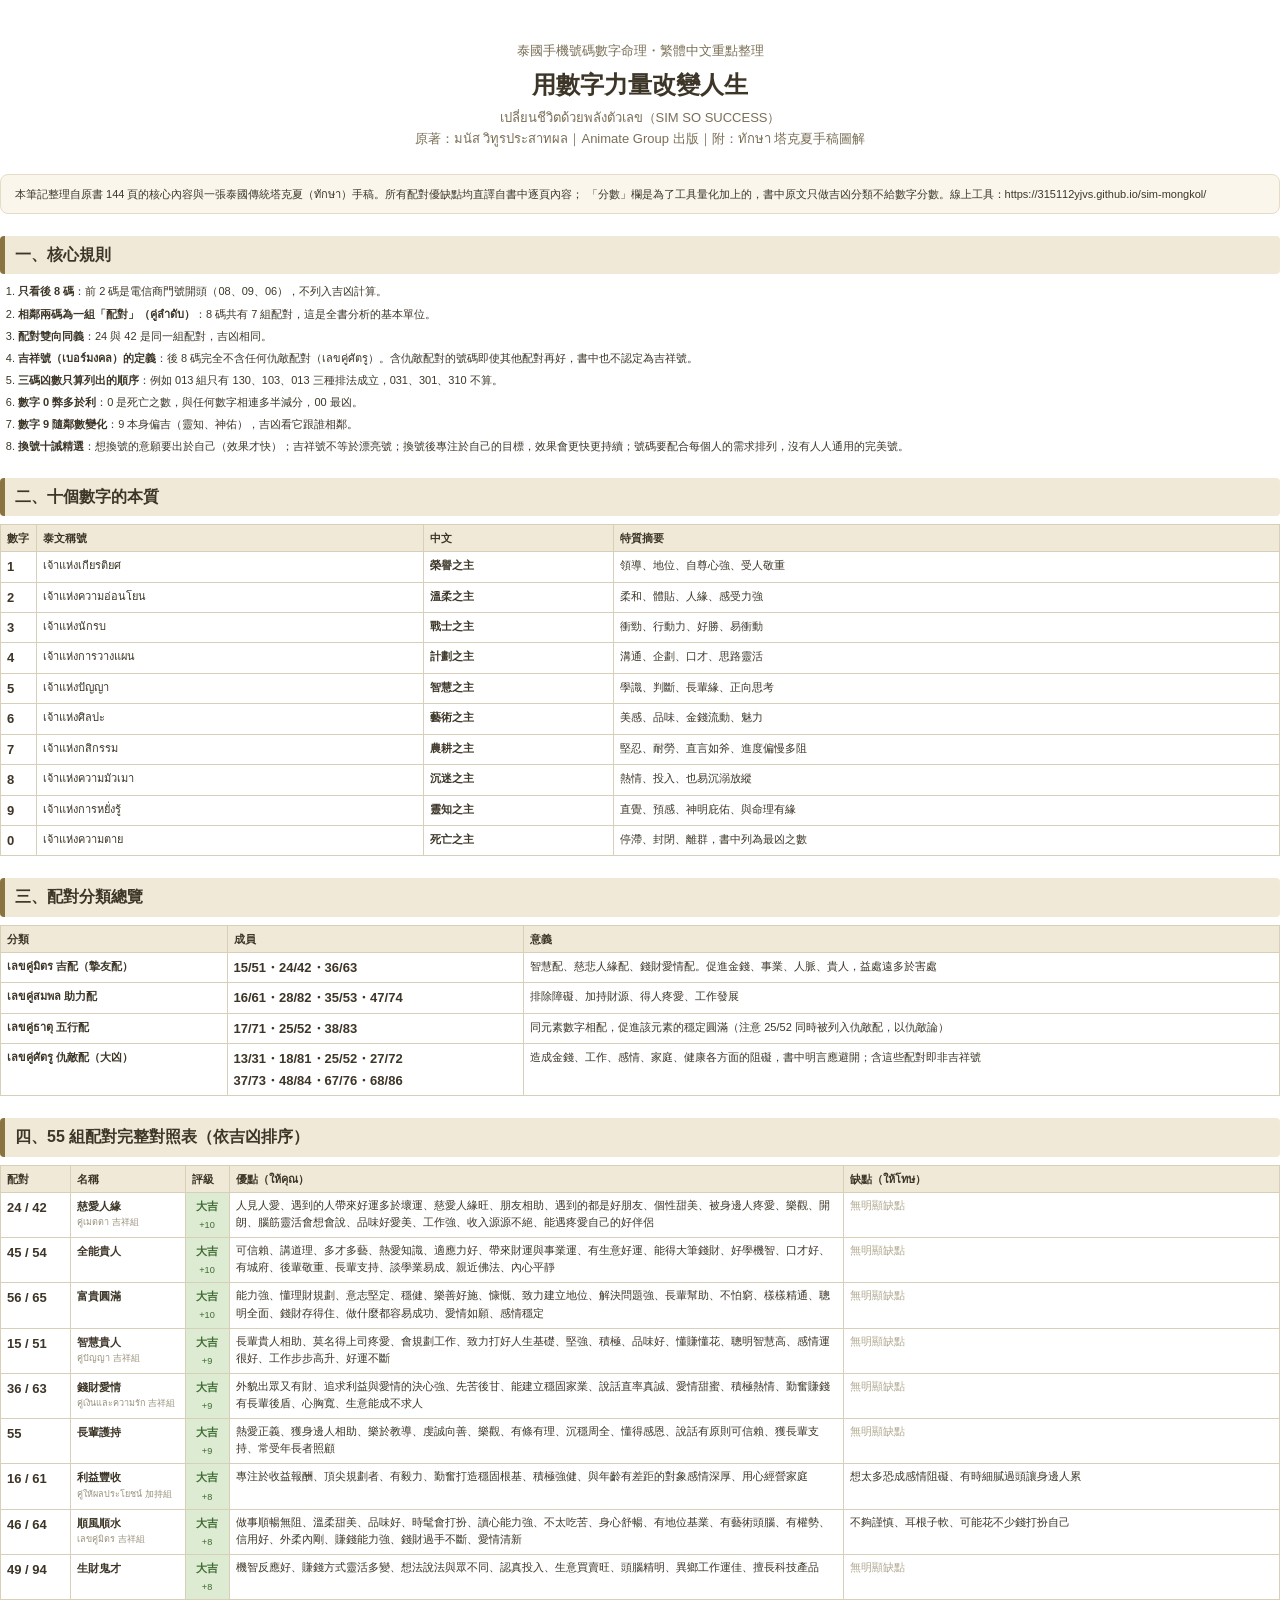
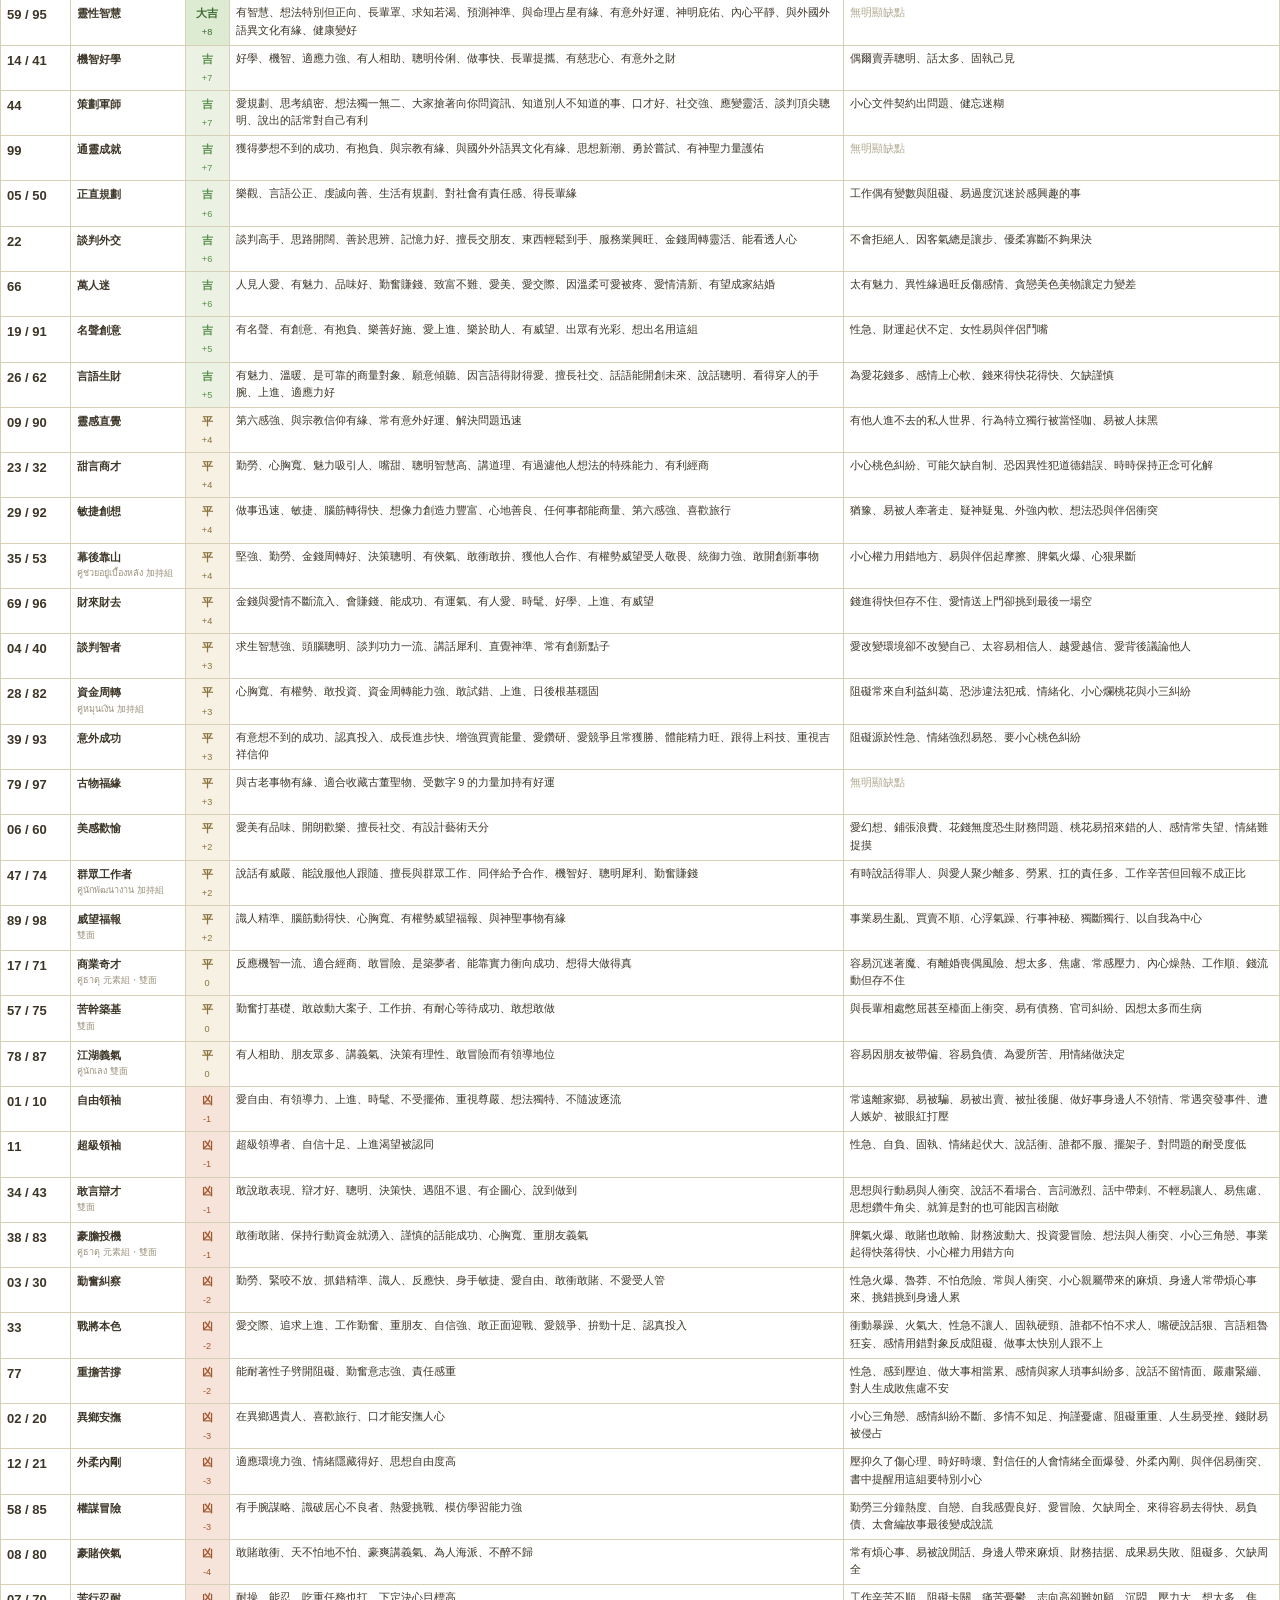
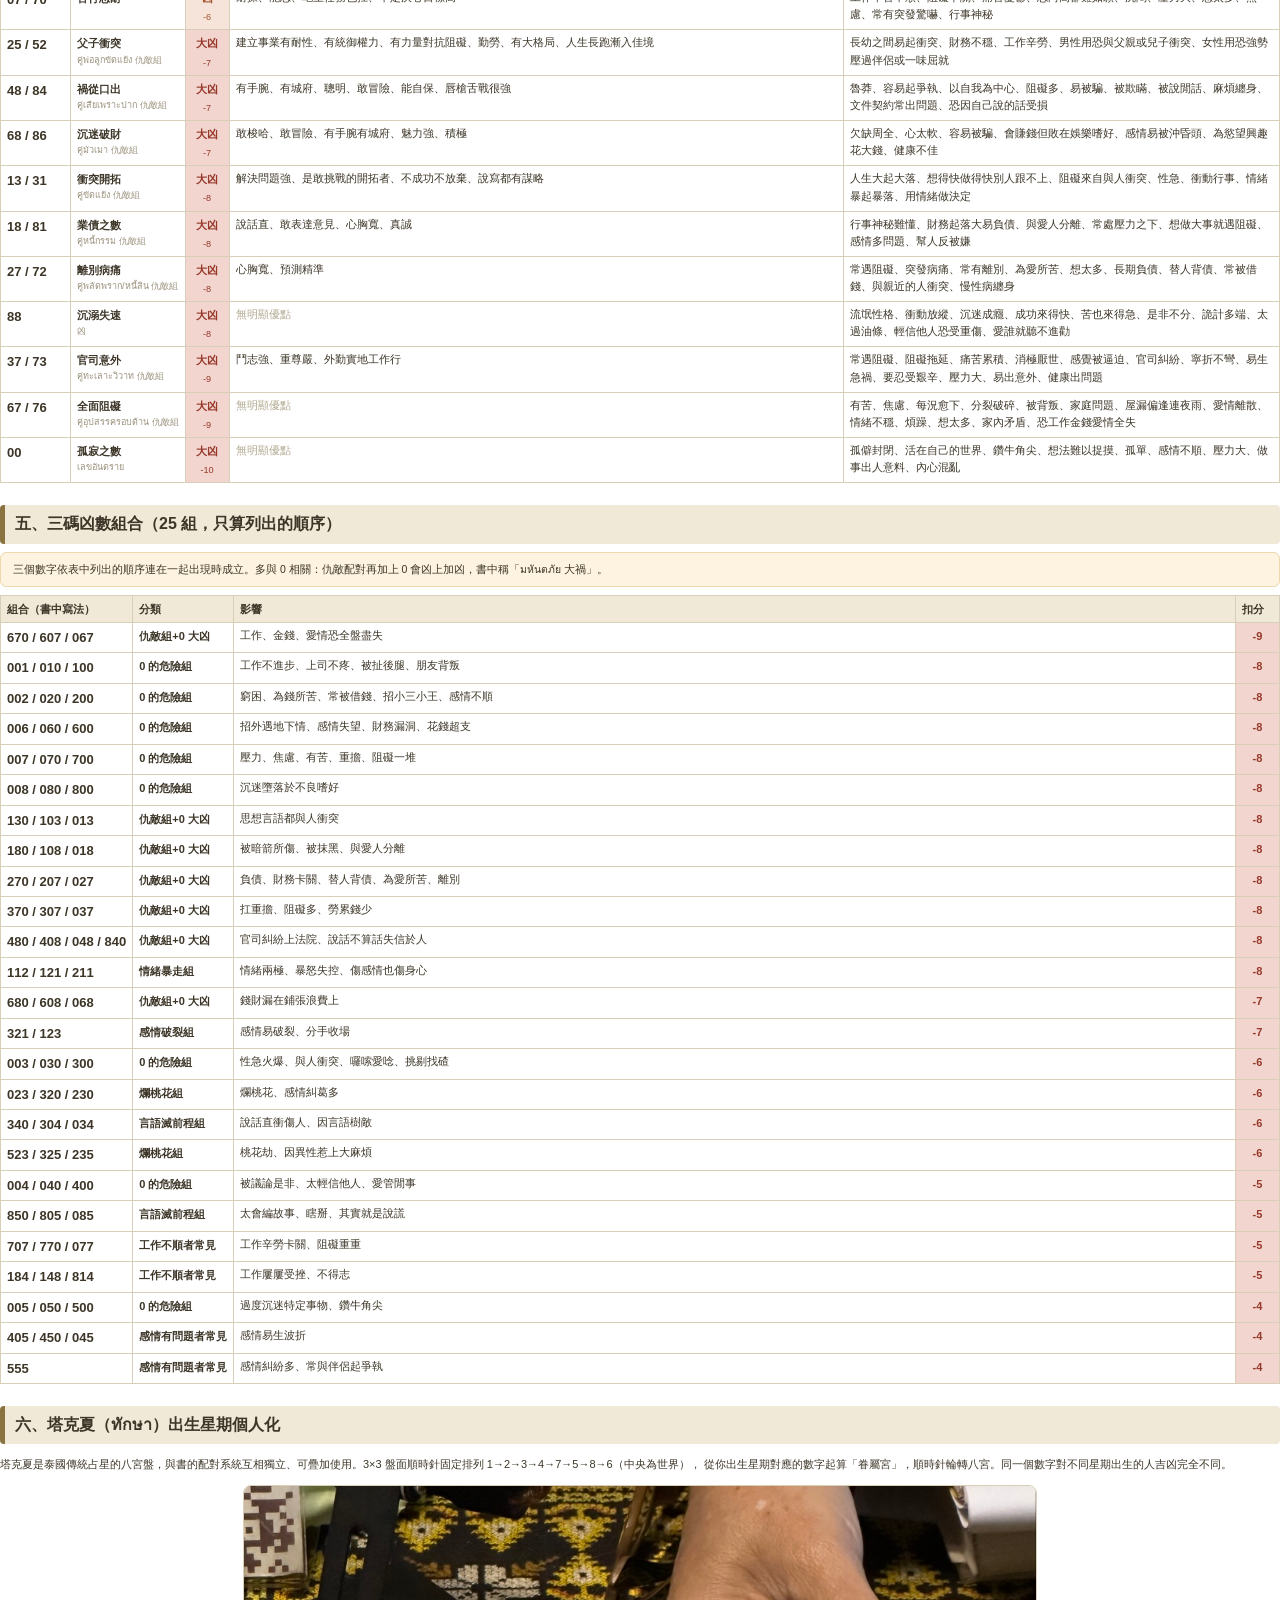
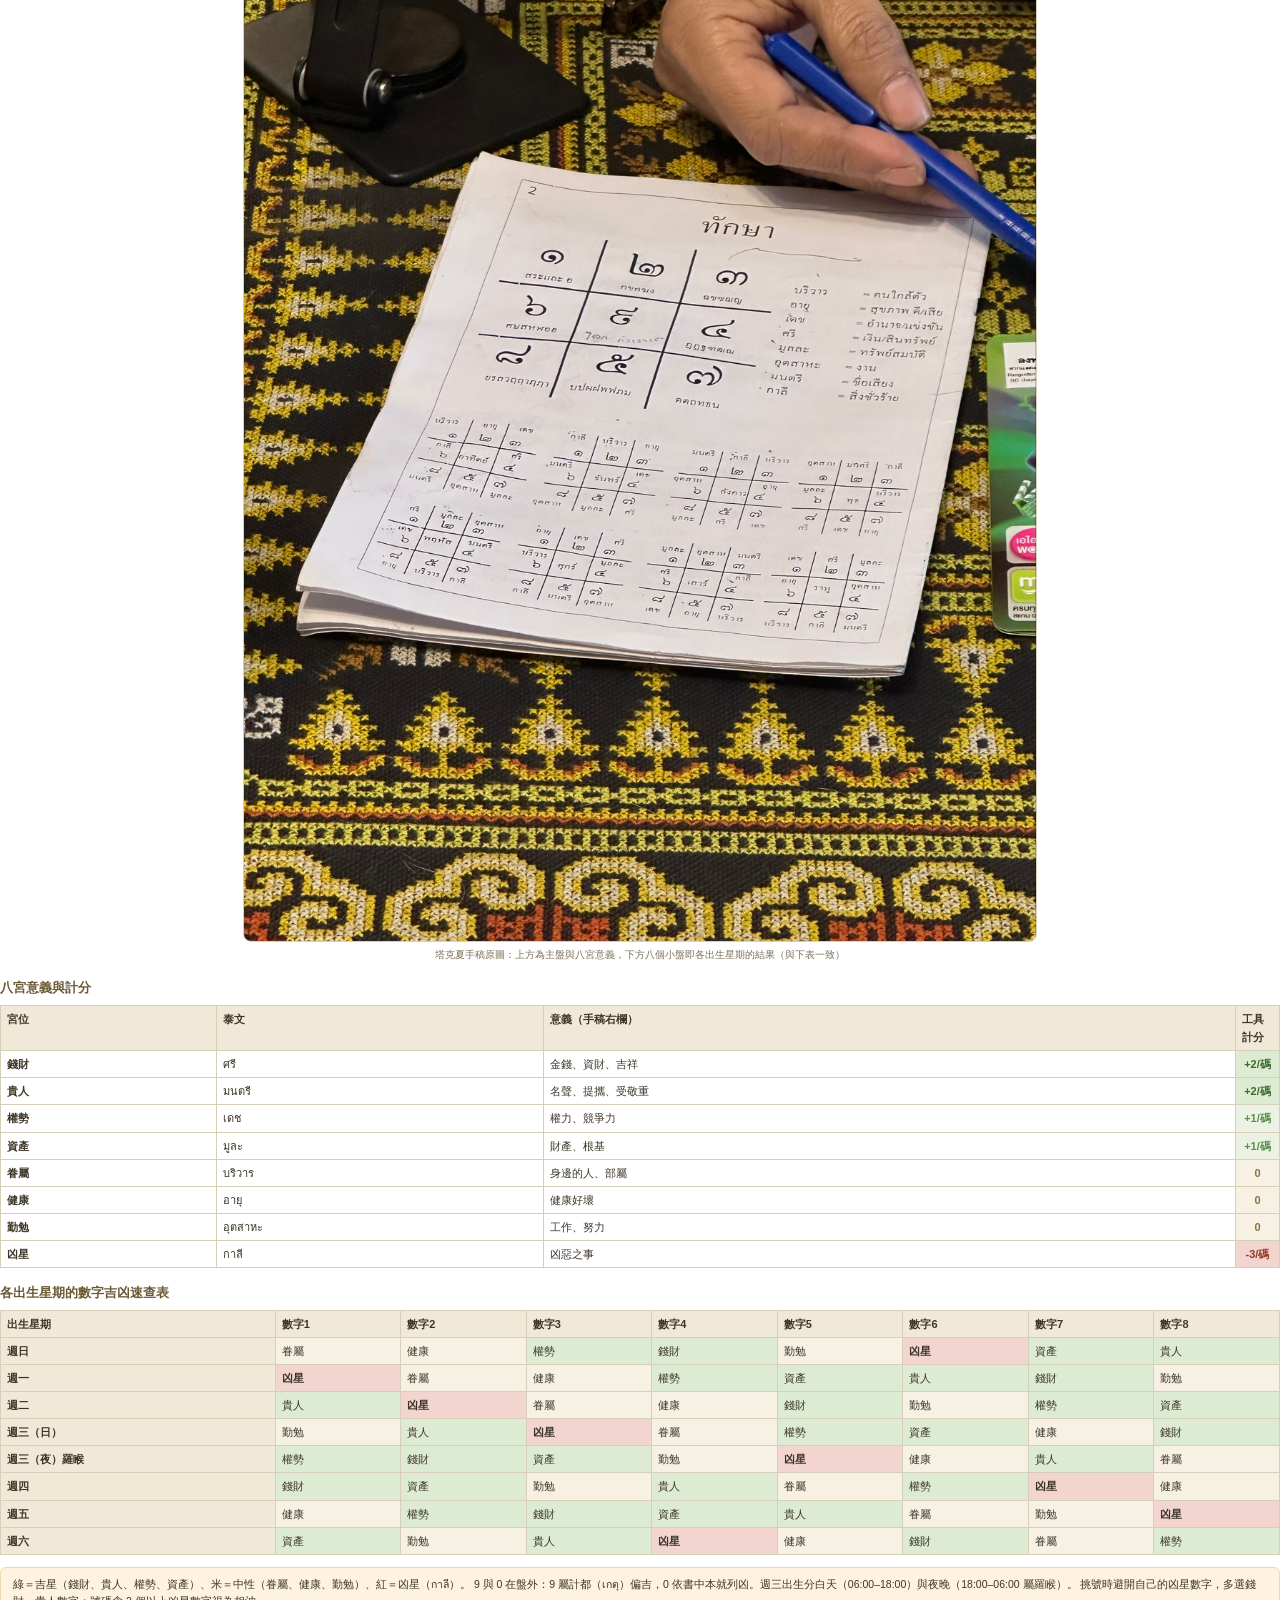
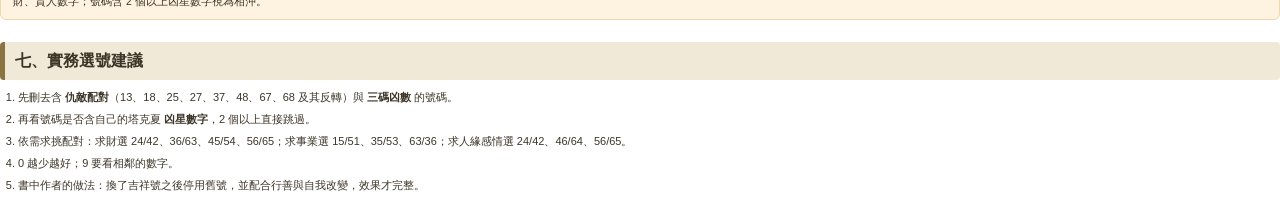
<file: book-notes.html>
<!DOCTYPE html>
<html lang="zh-Hant"><head><meta charset="UTF-8">
<title>泰國手機號碼數字命理 研讀筆記</title>
<style>
  @page{ size:A4; margin:14mm 12mm; }
  *{ box-sizing:border-box; }
  body{ font-family:"PingFang TC","Heiti TC","Thonburi",sans-serif; color:#3d3628; margin:0; font-size:11px; line-height:1.65; }
  h1{ font-size:24px; margin:4px 0 2px; }
  h2{ font-size:16px; margin:22px 0 8px; padding:6px 10px; background:#f0e9d8; border-left:5px solid #8a7340; border-radius:4px; page-break-after:avoid; }
  h3{ font-size:13px; margin:14px 0 6px; color:#6b5a33; page-break-after:avoid; }
  .cover{ text-align:center; padding:40px 0 10px; }
  .cover .sub{ color:#7a6f57; font-size:13px; }
  .meta{ background:#faf6ec; border:1px solid #e5dcc6; border-radius:8px; padding:10px 14px; margin:14px 0; font-size:11px; }
  table{ border-collapse:collapse; width:100%; margin:6px 0 12px; }
  th,td{ border:1px solid #d8cfb8; padding:4px 6px; vertical-align:top; text-align:left; }
  th{ background:#f0e9d8; font-size:11px; }
  tr{ page-break-inside:avoid; }
  .pk{ font-weight:700; font-size:13px; white-space:nowrap; }
  .pk small{ font-weight:400; color:#9a917c; font-size:9px; }
  .pn{ font-weight:700; white-space:nowrap; }
  .pn .th{ display:block; font-weight:400; color:#9a917c; font-size:9px; }
  .ps{ text-align:center; font-weight:700; white-space:nowrap; width:44px; }
  .ps small{ font-weight:400; }
  .gg{ background:#dcebd2; color:#3f6b33; } .g{ background:#ebf2e4; color:#5b8f4e; }
  .m{ background:#f6f1e2; color:#8a7340; }
  .b{ background:#f6e3da; color:#a3562e; } .bb{ background:#f2d5cf; color:#96382a; }
  .pl{ font-size:10.5px; }
  .none{ color:#b0a88f; }
  .tk-g{ background:#dcebd2; } .tk-n{ background:#f6f1e2; } .tk-b{ background:#f2d5cf; font-weight:700; }
  .rule{ margin:0 0 8px 0; padding-left:18px; }
  .rule li{ margin-bottom:4px; }
  .imgbox{ text-align:center; margin:10px 0; }
  .imgbox img{ max-width:62%; border-radius:8px; border:1px solid #d8cfb8; }
  .cap{ font-size:10px; color:#7a6f57; }
  .pagebreak{ page-break-before:always; }
  .note{ background:#fdf3e0; border:1px solid #ecd9ae; border-radius:6px; padding:8px 12px; font-size:10.5px; margin:8px 0; }
</style></head><body>

<div class="cover">
  <div class="sub">泰國手機號碼數字命理・繁體中文重點整理</div>
  <h1>用數字力量改變人生</h1>
  <div class="sub">เปลี่ยนชีวิตด้วยพลังตัวเลข（SIM SO SUCCESS）</div>
  <div class="sub">原著：มนัส วิทูรประสาทผล｜Animate Group 出版｜附：ทักษา 塔克夏手稿圖解</div>
</div>

<div class="meta">
本筆記整理自原書 144 頁的核心內容與一張泰國傳統塔克夏（ทักษา）手稿。所有配對優缺點均直譯自書中逐頁內容；
「分數」欄是為了工具量化加上的，書中原文只做吉凶分類不給數字分數。線上工具：https://315112yjvs.github.io/sim-mongkol/
</div>

<h2>一、核心規則</h2>
<ol class="rule">
  <li><b>只看後 8 碼</b>：前 2 碼是電信商門號開頭（08、09、06），不列入吉凶計算。</li>
  <li><b>相鄰兩碼為一組「配對」（คู่ลำดับ）</b>：8 碼共有 7 組配對，這是全書分析的基本單位。</li>
  <li><b>配對雙向同義</b>：24 與 42 是同一組配對，吉凶相同。</li>
  <li><b>吉祥號（เบอร์มงคล）的定義</b>：後 8 碼完全不含任何仇敵配對（เลขคู่ศัตรู）。含仇敵配對的號碼即使其他配對再好，書中也不認定為吉祥號。</li>
  <li><b>三碼凶數只算列出的順序</b>：例如 013 組只有 130、103、013 三種排法成立，031、301、310 不算。</li>
  <li><b>數字 0 弊多於利</b>：0 是死亡之數，與任何數字相連多半減分，00 最凶。</li>
  <li><b>數字 9 隨鄰數變化</b>：9 本身偏吉（靈知、神佑），吉凶看它跟誰相鄰。</li>
  <li><b>換號十誡精選</b>：想換號的意願要出於自己（效果才快）；吉祥號不等於漂亮號；換號後專注於自己的目標，效果會更快更持續；號碼要配合每個人的需求排列，沒有人人通用的完美號。</li>
</ol>

<h2>二、十個數字的本質</h2>
<table>
  <tr><th style="width:36px">數字</th><th>泰文稱號</th><th>中文</th><th>特質摘要</th></tr>
  <tr><td class="pk">1</td><td>เจ้าแห่งเกียรติยศ</td><td class="pn">榮譽之主</td><td>領導、地位、自尊心強、受人敬重</td></tr>
  <tr><td class="pk">2</td><td>เจ้าแห่งความอ่อนโยน</td><td class="pn">溫柔之主</td><td>柔和、體貼、人緣、感受力強</td></tr>
  <tr><td class="pk">3</td><td>เจ้าแห่งนักรบ</td><td class="pn">戰士之主</td><td>衝勁、行動力、好勝、易衝動</td></tr>
  <tr><td class="pk">4</td><td>เจ้าแห่งการวางแผน</td><td class="pn">計劃之主</td><td>溝通、企劃、口才、思路靈活</td></tr>
  <tr><td class="pk">5</td><td>เจ้าแห่งปัญญา</td><td class="pn">智慧之主</td><td>學識、判斷、長輩緣、正向思考</td></tr>
  <tr><td class="pk">6</td><td>เจ้าแห่งศิลปะ</td><td class="pn">藝術之主</td><td>美感、品味、金錢流動、魅力</td></tr>
  <tr><td class="pk">7</td><td>เจ้าแห่งกสิกรรม</td><td class="pn">農耕之主</td><td>堅忍、耐勞、直言如斧、進度偏慢多阻</td></tr>
  <tr><td class="pk">8</td><td>เจ้าแห่งความมัวเมา</td><td class="pn">沉迷之主</td><td>熱情、投入、也易沉溺放縱</td></tr>
  <tr><td class="pk">9</td><td>เจ้าแห่งการหยั่งรู้</td><td class="pn">靈知之主</td><td>直覺、預感、神明庇佑、與命理有緣</td></tr>
  <tr><td class="pk">0</td><td>เจ้าแห่งความตาย</td><td class="pn">死亡之主</td><td>停滯、封閉、離群，書中列為最凶之數</td></tr>
</table>

<h2>三、配對分類總覽</h2>
<table>
  <tr><th>分類</th><th>成員</th><th>意義</th></tr>
  <tr><td class="pn">เลขคู่มิตร 吉配（摯友配）</td><td class="pk">15/51・24/42・36/63</td><td>智慧配、慈悲人緣配、錢財愛情配。促進金錢、事業、人脈、貴人，益處遠多於害處</td></tr>
  <tr><td class="pn">เลขคู่สมพล 助力配</td><td class="pk">16/61・28/82・35/53・47/74</td><td>排除障礙、加持財源、得人疼愛、工作發展</td></tr>
  <tr><td class="pn">เลขคู่ธาตุ 五行配</td><td class="pk">17/71・25/52・38/83</td><td>同元素數字相配，促進該元素的穩定圓滿（注意 25/52 同時被列入仇敵配，以仇敵論）</td></tr>
  <tr><td class="pn">เลขคู่ศัตรู 仇敵配（大凶）</td><td class="pk">13/31・18/81・25/52・27/72<br>37/73・48/84・67/76・68/86</td><td>造成金錢、工作、感情、家庭、健康各方面的阻礙，書中明言應避開；含這些配對即非吉祥號</td></tr>
</table>

<div class="pagebreak"></div>
<h2>四、55 組配對完整對照表（依吉凶排序）</h2>
<table>
  <tr><th style="width:70px">配對</th><th style="width:92px">名稱</th><th style="width:44px">評級</th><th>優點（ให้คุณ）</th><th>缺點（ให้โทษ）</th></tr>
  
  <tr>
    <td class="pk">24 / 42</td>
    <td class="pn">慈愛人緣<span class="th">คู่เมตตา 吉祥組</span></td>
    <td class="ps gg">大吉<br><small>+10</small></td>
    <td class="pl">人見人愛、遇到的人帶來好運多於壞運、慈愛人緣旺、朋友相助、遇到的都是好朋友、個性甜美、被身邊人疼愛、樂觀、開朗、腦筋靈活會想會說、品味好愛美、工作強、收入源源不絕、能遇疼愛自己的好伴侶</td>
    <td class="pl"><span class='none'>無明顯缺點</span></td>
  </tr>
  <tr>
    <td class="pk">45 / 54</td>
    <td class="pn">全能貴人</td>
    <td class="ps gg">大吉<br><small>+10</small></td>
    <td class="pl">可信賴、講道理、多才多藝、熱愛知識、適應力好、帶來財運與事業運、有生意好運、能得大筆錢財、好學機智、口才好、有城府、後輩敬重、長輩支持、談學業易成、親近佛法、內心平靜</td>
    <td class="pl"><span class='none'>無明顯缺點</span></td>
  </tr>
  <tr>
    <td class="pk">56 / 65</td>
    <td class="pn">富貴圓滿</td>
    <td class="ps gg">大吉<br><small>+10</small></td>
    <td class="pl">能力強、懂理財規劃、意志堅定、穩健、樂善好施、慷慨、致力建立地位、解決問題強、長輩幫助、不怕窮、樣樣精通、聰明全面、錢財存得住、做什麼都容易成功、愛情如願、感情穩定</td>
    <td class="pl"><span class='none'>無明顯缺點</span></td>
  </tr>
  <tr>
    <td class="pk">15 / 51</td>
    <td class="pn">智慧貴人<span class="th">คู่ปัญญา 吉祥組</span></td>
    <td class="ps gg">大吉<br><small>+9</small></td>
    <td class="pl">長輩貴人相助、莫名得上司疼愛、會規劃工作、致力打好人生基礎、堅強、積極、品味好、懂賺懂花、聰明智慧高、感情運很好、工作步步高升、好運不斷</td>
    <td class="pl"><span class='none'>無明顯缺點</span></td>
  </tr>
  <tr>
    <td class="pk">36 / 63</td>
    <td class="pn">錢財愛情<span class="th">คู่เงินและความรัก 吉祥組</span></td>
    <td class="ps gg">大吉<br><small>+9</small></td>
    <td class="pl">外貌出眾又有財、追求利益與愛情的決心強、先苦後甘、能建立穩固家業、說話直率真誠、愛情甜蜜、積極熱情、勤奮賺錢有長輩後盾、心胸寬、生意能成不求人</td>
    <td class="pl"><span class='none'>無明顯缺點</span></td>
  </tr>
  <tr>
    <td class="pk">55</td>
    <td class="pn">長輩護持</td>
    <td class="ps gg">大吉<br><small>+9</small></td>
    <td class="pl">熱愛正義、獲身邊人相助、樂於教導、虔誠向善、樂觀、有條有理、沉穩周全、懂得感恩、說話有原則可信賴、獲長輩支持、常受年長者照顧</td>
    <td class="pl"><span class='none'>無明顯缺點</span></td>
  </tr>
  <tr>
    <td class="pk">16 / 61</td>
    <td class="pn">利益豐收<span class="th">คู่ให้ผลประโยชน์ 加持組</span></td>
    <td class="ps gg">大吉<br><small>+8</small></td>
    <td class="pl">專注於收益報酬、頂尖規劃者、有毅力、勤奮打造穩固根基、積極強健、與年齡有差距的對象感情深厚、用心經營家庭</td>
    <td class="pl">想太多恐成感情阻礙、有時細膩過頭讓身邊人累</td>
  </tr>
  <tr>
    <td class="pk">46 / 64</td>
    <td class="pn">順風順水<span class="th">เลขคู่มิตร 吉祥組</span></td>
    <td class="ps gg">大吉<br><small>+8</small></td>
    <td class="pl">做事順暢無阻、溫柔甜美、品味好、時髦會打扮、讀心能力強、不太吃苦、身心舒暢、有地位基業、有藝術頭腦、有權勢、信用好、外柔內剛、賺錢能力強、錢財過手不斷、愛情清新</td>
    <td class="pl">不夠謹慎、耳根子軟、可能花不少錢打扮自己</td>
  </tr>
  <tr>
    <td class="pk">49 / 94</td>
    <td class="pn">生財鬼才</td>
    <td class="ps gg">大吉<br><small>+8</small></td>
    <td class="pl">機智反應好、賺錢方式靈活多變、想法說法與眾不同、認真投入、生意買賣旺、頭腦精明、異鄉工作運佳、擅長科技產品</td>
    <td class="pl"><span class='none'>無明顯缺點</span></td>
  </tr>
  <tr>
    <td class="pk">59 / 95</td>
    <td class="pn">靈性智慧</td>
    <td class="ps gg">大吉<br><small>+8</small></td>
    <td class="pl">有智慧、想法特別但正向、長輩罩、求知若渴、預測神準、與命理占星有緣、有意外好運、神明庇佑、內心平靜、與外國外語異文化有緣、健康變好</td>
    <td class="pl"><span class='none'>無明顯缺點</span></td>
  </tr>
  <tr>
    <td class="pk">14 / 41</td>
    <td class="pn">機智好學</td>
    <td class="ps g">吉<br><small>+7</small></td>
    <td class="pl">好學、機智、適應力強、有人相助、聰明伶俐、做事快、長輩提攜、有慈悲心、有意外之財</td>
    <td class="pl">偶爾賣弄聰明、話太多、固執己見</td>
  </tr>
  <tr>
    <td class="pk">44</td>
    <td class="pn">策劃軍師</td>
    <td class="ps g">吉<br><small>+7</small></td>
    <td class="pl">愛規劃、思考縝密、想法獨一無二、大家搶著向你問資訊、知道別人不知道的事、口才好、社交強、應變靈活、談判頂尖聰明、說出的話常對自己有利</td>
    <td class="pl">小心文件契約出問題、健忘迷糊</td>
  </tr>
  <tr>
    <td class="pk">99</td>
    <td class="pn">通靈成就</td>
    <td class="ps g">吉<br><small>+7</small></td>
    <td class="pl">獲得夢想不到的成功、有抱負、與宗教有緣、與國外外語異文化有緣、思想新潮、勇於嘗試、有神聖力量護佑</td>
    <td class="pl"><span class='none'>無明顯缺點</span></td>
  </tr>
  <tr>
    <td class="pk">05 / 50</td>
    <td class="pn">正直規劃</td>
    <td class="ps g">吉<br><small>+6</small></td>
    <td class="pl">樂觀、言語公正、虔誠向善、生活有規劃、對社會有責任感、得長輩緣</td>
    <td class="pl">工作偶有變數與阻礙、易過度沉迷於感興趣的事</td>
  </tr>
  <tr>
    <td class="pk">22</td>
    <td class="pn">談判外交</td>
    <td class="ps g">吉<br><small>+6</small></td>
    <td class="pl">談判高手、思路開闊、善於思辨、記憶力好、擅長交朋友、東西輕鬆到手、服務業興旺、金錢周轉靈活、能看透人心</td>
    <td class="pl">不會拒絕人、因客氣總是讓步、優柔寡斷不夠果決</td>
  </tr>
  <tr>
    <td class="pk">66</td>
    <td class="pn">萬人迷</td>
    <td class="ps g">吉<br><small>+6</small></td>
    <td class="pl">人見人愛、有魅力、品味好、勤奮賺錢、致富不難、愛美、愛交際、因溫柔可愛被疼、愛情清新、有望成家結婚</td>
    <td class="pl">太有魅力、異性緣過旺反傷感情、貪戀美色美物讓定力變差</td>
  </tr>
  <tr>
    <td class="pk">19 / 91</td>
    <td class="pn">名聲創意</td>
    <td class="ps g">吉<br><small>+5</small></td>
    <td class="pl">有名聲、有創意、有抱負、樂善好施、愛上進、樂於助人、有威望、出眾有光彩、想出名用這組</td>
    <td class="pl">性急、財運起伏不定、女性易與伴侶鬥嘴</td>
  </tr>
  <tr>
    <td class="pk">26 / 62</td>
    <td class="pn">言語生財</td>
    <td class="ps g">吉<br><small>+5</small></td>
    <td class="pl">有魅力、溫暖、是可靠的商量對象、願意傾聽、因言語得財得愛、擅長社交、話語能開創未來、說話聰明、看得穿人的手腕、上進、適應力好</td>
    <td class="pl">為愛花錢多、感情上心軟、錢來得快花得快、欠缺謹慎</td>
  </tr>
  <tr>
    <td class="pk">09 / 90</td>
    <td class="pn">靈感直覺</td>
    <td class="ps m">平<br><small>+4</small></td>
    <td class="pl">第六感強、與宗教信仰有緣、常有意外好運、解決問題迅速</td>
    <td class="pl">有他人進不去的私人世界、行為特立獨行被當怪咖、易被人抹黑</td>
  </tr>
  <tr>
    <td class="pk">23 / 32</td>
    <td class="pn">甜言商才</td>
    <td class="ps m">平<br><small>+4</small></td>
    <td class="pl">勤勞、心胸寬、魅力吸引人、嘴甜、聰明智慧高、講道理、有過濾他人想法的特殊能力、有利經商</td>
    <td class="pl">小心桃色糾紛、可能欠缺自制、恐因異性犯道德錯誤、時時保持正念可化解</td>
  </tr>
  <tr>
    <td class="pk">29 / 92</td>
    <td class="pn">敏捷創想</td>
    <td class="ps m">平<br><small>+4</small></td>
    <td class="pl">做事迅速、敏捷、腦筋轉得快、想像力創造力豐富、心地善良、任何事都能商量、第六感強、喜歡旅行</td>
    <td class="pl">猶豫、易被人牽著走、疑神疑鬼、外強內軟、想法恐與伴侶衝突</td>
  </tr>
  <tr>
    <td class="pk">35 / 53</td>
    <td class="pn">幕後靠山<span class="th">คู่ช่วยอยู่เบื้องหลัง 加持組</span></td>
    <td class="ps m">平<br><small>+4</small></td>
    <td class="pl">堅強、勤勞、金錢周轉好、決策聰明、有俠氣、敢衝敢拚、獲他人合作、有權勢威望受人敬畏、統御力強、敢開創新事物</td>
    <td class="pl">小心權力用錯地方、易與伴侶起摩擦、脾氣火爆、心狠果斷</td>
  </tr>
  <tr>
    <td class="pk">69 / 96</td>
    <td class="pn">財來財去</td>
    <td class="ps m">平<br><small>+4</small></td>
    <td class="pl">金錢與愛情不斷流入、會賺錢、能成功、有運氣、有人愛、時髦、好學、上進、有威望</td>
    <td class="pl">錢進得快但存不住、愛情送上門卻挑到最後一場空</td>
  </tr>
  <tr>
    <td class="pk">04 / 40</td>
    <td class="pn">談判智者</td>
    <td class="ps m">平<br><small>+3</small></td>
    <td class="pl">求生智慧強、頭腦聰明、談判功力一流、講話犀利、直覺神準、常有創新點子</td>
    <td class="pl">愛改變環境卻不改變自己、太容易相信人、越愛越信、愛背後議論他人</td>
  </tr>
  <tr>
    <td class="pk">28 / 82</td>
    <td class="pn">資金周轉<span class="th">คู่หมุนเงิน 加持組</span></td>
    <td class="ps m">平<br><small>+3</small></td>
    <td class="pl">心胸寬、有權勢、敢投資、資金周轉能力強、敢試錯、上進、日後根基穩固</td>
    <td class="pl">阻礙常來自利益糾葛、恐涉違法犯戒、情緒化、小心爛桃花與小三糾紛</td>
  </tr>
  <tr>
    <td class="pk">39 / 93</td>
    <td class="pn">意外成功</td>
    <td class="ps m">平<br><small>+3</small></td>
    <td class="pl">有意想不到的成功、認真投入、成長進步快、增強買賣能量、愛鑽研、愛競爭且常獲勝、體能精力旺、跟得上科技、重視吉祥信仰</td>
    <td class="pl">阻礙源於性急、情緒強烈易怒、要小心桃色糾紛</td>
  </tr>
  <tr>
    <td class="pk">79 / 97</td>
    <td class="pn">古物福緣</td>
    <td class="ps m">平<br><small>+3</small></td>
    <td class="pl">與古老事物有緣、適合收藏古董聖物、受數字 9 的力量加持有好運</td>
    <td class="pl"><span class='none'>無明顯缺點</span></td>
  </tr>
  <tr>
    <td class="pk">06 / 60</td>
    <td class="pn">美感歡愉</td>
    <td class="ps m">平<br><small>+2</small></td>
    <td class="pl">愛美有品味、開朗歡樂、擅長社交、有設計藝術天分</td>
    <td class="pl">愛幻想、鋪張浪費、花錢無度恐生財務問題、桃花易招來錯的人、感情常失望、情緒難捉摸</td>
  </tr>
  <tr>
    <td class="pk">47 / 74</td>
    <td class="pn">群眾工作者<span class="th">คู่นักพัฒนางาน 加持組</span></td>
    <td class="ps m">平<br><small>+2</small></td>
    <td class="pl">說話有威嚴、能說服他人跟隨、擅長與群眾工作、同伴給予合作、機智好、聰明犀利、勤奮賺錢</td>
    <td class="pl">有時說話得罪人、與愛人聚少離多、勞累、扛的責任多、工作辛苦但回報不成正比</td>
  </tr>
  <tr>
    <td class="pk">89 / 98</td>
    <td class="pn">威望福報<span class="th">雙面</span></td>
    <td class="ps m">平<br><small>+2</small></td>
    <td class="pl">識人精準、腦筋動得快、心胸寬、有權勢威望福報、與神聖事物有緣</td>
    <td class="pl">事業易生亂、買賣不順、心浮氣躁、行事神秘、獨斷獨行、以自我為中心</td>
  </tr>
  <tr>
    <td class="pk">17 / 71</td>
    <td class="pn">商業奇才<span class="th">คู่ธาตุ 元素組・雙面</span></td>
    <td class="ps m">平<br><small>0</small></td>
    <td class="pl">反應機智一流、適合經商、敢冒險、是築夢者、能靠實力衝向成功、想得大做得真</td>
    <td class="pl">容易沉迷著魔、有離婚喪偶風險、想太多、焦慮、常感壓力、內心燥熱、工作順、錢流動但存不住</td>
  </tr>
  <tr>
    <td class="pk">57 / 75</td>
    <td class="pn">苦幹築基<span class="th">雙面</span></td>
    <td class="ps m">平<br><small>0</small></td>
    <td class="pl">勤奮打基礎、敢啟動大案子、工作拚、有耐心等待成功、敢想敢做</td>
    <td class="pl">與長輩相處憋屈甚至檯面上衝突、易有債務、官司糾紛、因想太多而生病</td>
  </tr>
  <tr>
    <td class="pk">78 / 87</td>
    <td class="pn">江湖義氣<span class="th">คู่นักเลง 雙面</span></td>
    <td class="ps m">平<br><small>0</small></td>
    <td class="pl">有人相助、朋友眾多、講義氣、決策有理性、敢冒險而有領導地位</td>
    <td class="pl">容易因朋友被帶偏、容易負債、為愛所苦、用情緒做決定</td>
  </tr>
  <tr>
    <td class="pk">01 / 10</td>
    <td class="pn">自由領袖</td>
    <td class="ps b">凶<br><small>-1</small></td>
    <td class="pl">愛自由、有領導力、上進、時髦、不受擺佈、重視尊嚴、想法獨特、不隨波逐流</td>
    <td class="pl">常遠離家鄉、易被騙、易被出賣、被扯後腿、做好事身邊人不領情、常遇突發事件、遭人嫉妒、被眼紅打壓</td>
  </tr>
  <tr>
    <td class="pk">11</td>
    <td class="pn">超級領袖</td>
    <td class="ps b">凶<br><small>-1</small></td>
    <td class="pl">超級領導者、自信十足、上進渴望被認同</td>
    <td class="pl">性急、自負、固執、情緒起伏大、說話衝、誰都不服、擺架子、對問題的耐受度低</td>
  </tr>
  <tr>
    <td class="pk">34 / 43</td>
    <td class="pn">敢言辯才<span class="th">雙面</span></td>
    <td class="ps b">凶<br><small>-1</small></td>
    <td class="pl">敢說敢表現、辯才好、聰明、決策快、遇阻不退、有企圖心、說到做到</td>
    <td class="pl">思想與行動易與人衝突、說話不看場合、言詞激烈、話中帶刺、不輕易讓人、易焦慮、思想鑽牛角尖、就算是對的也可能因言樹敵</td>
  </tr>
  <tr>
    <td class="pk">38 / 83</td>
    <td class="pn">豪膽投機<span class="th">คู่ธาตุ 元素組・雙面</span></td>
    <td class="ps b">凶<br><small>-1</small></td>
    <td class="pl">敢衝敢賭、保持行動資金就湧入、謹慎的話能成功、心胸寬、重朋友義氣</td>
    <td class="pl">脾氣火爆、敢賭也敢輸、財務波動大、投資愛冒險、想法與人衝突、小心三角戀、事業起得快落得快、小心權力用錯方向</td>
  </tr>
  <tr>
    <td class="pk">03 / 30</td>
    <td class="pn">勤奮糾察</td>
    <td class="ps b">凶<br><small>-2</small></td>
    <td class="pl">勤勞、緊咬不放、抓錯精準、識人、反應快、身手敏捷、愛自由、敢衝敢賭、不愛受人管</td>
    <td class="pl">性急火爆、魯莽、不怕危險、常與人衝突、小心親屬帶來的麻煩、身邊人常帶煩心事來、挑錯挑到身邊人累</td>
  </tr>
  <tr>
    <td class="pk">33</td>
    <td class="pn">戰將本色</td>
    <td class="ps b">凶<br><small>-2</small></td>
    <td class="pl">愛交際、追求上進、工作勤奮、重朋友、自信強、敢正面迎戰、愛競爭、拚勁十足、認真投入</td>
    <td class="pl">衝動暴躁、火氣大、性急不讓人、固執硬頸、誰都不怕不求人、嘴硬說話狠、言語粗魯狂妄、感情用錯對象反成阻礙、做事太快別人跟不上</td>
  </tr>
  <tr>
    <td class="pk">77</td>
    <td class="pn">重擔苦撐</td>
    <td class="ps b">凶<br><small>-2</small></td>
    <td class="pl">能耐著性子劈開阻礙、勤奮意志強、責任感重</td>
    <td class="pl">性急、感到壓迫、做大事相當累、感情與家人瑣事糾紛多、說話不留情面、嚴肅緊繃、對人生成敗焦慮不安</td>
  </tr>
  <tr>
    <td class="pk">02 / 20</td>
    <td class="pn">異鄉安撫</td>
    <td class="ps b">凶<br><small>-3</small></td>
    <td class="pl">在異鄉遇貴人、喜歡旅行、口才能安撫人心</td>
    <td class="pl">小心三角戀、感情糾紛不斷、多情不知足、拘謹憂慮、阻礙重重、人生易受挫、錢財易被侵占</td>
  </tr>
  <tr>
    <td class="pk">12 / 21</td>
    <td class="pn">外柔內剛</td>
    <td class="ps b">凶<br><small>-3</small></td>
    <td class="pl">適應環境力強、情緒隱藏得好、思想自由度高</td>
    <td class="pl">壓抑久了傷心理、時好時壞、對信任的人會情緒全面爆發、外柔內剛、與伴侶易衝突、書中提醒用這組要特別小心</td>
  </tr>
  <tr>
    <td class="pk">58 / 85</td>
    <td class="pn">權謀冒險</td>
    <td class="ps b">凶<br><small>-3</small></td>
    <td class="pl">有手腕謀略、識破居心不良者、熱愛挑戰、模仿學習能力強</td>
    <td class="pl">勤勞三分鐘熱度、自戀、自我感覺良好、愛冒險、欠缺周全、來得容易去得快、易負債、太會編故事最後變成說謊</td>
  </tr>
  <tr>
    <td class="pk">08 / 80</td>
    <td class="pn">豪賭俠氣</td>
    <td class="ps b">凶<br><small>-4</small></td>
    <td class="pl">敢賭敢衝、天不怕地不怕、豪爽講義氣、為人海派、不醉不歸</td>
    <td class="pl">常有煩心事、易被說閒話、身邊人帶來麻煩、財務拮据、成果易失敗、阻礙多、欠缺周全</td>
  </tr>
  <tr>
    <td class="pk">07 / 70</td>
    <td class="pn">苦行忍耐</td>
    <td class="ps b">凶<br><small>-6</small></td>
    <td class="pl">耐操、能忍、吃重任務也扛、下定決心目標高</td>
    <td class="pl">工作辛苦不順、阻礙卡關、痛苦憂鬱、志向高卻難如願、沉悶、壓力大、想太多、焦慮、常有突發驚嚇、行事神秘</td>
  </tr>
  <tr>
    <td class="pk">25 / 52</td>
    <td class="pn">父子衝突<span class="th">คู่พ่อลูกขัดแย้ง 仇敵組</span></td>
    <td class="ps bb">大凶<br><small>-7</small></td>
    <td class="pl">建立事業有耐性、有統御權力、有力量對抗阻礙、勤勞、有大格局、人生長跑漸入佳境</td>
    <td class="pl">長幼之間易起衝突、財務不穩、工作辛勞、男性用恐與父親或兒子衝突、女性用恐強勢壓過伴侶或一味屈就</td>
  </tr>
  <tr>
    <td class="pk">48 / 84</td>
    <td class="pn">禍從口出<span class="th">คู่เสียเพราะปาก 仇敵組</span></td>
    <td class="ps bb">大凶<br><small>-7</small></td>
    <td class="pl">有手腕、有城府、聰明、敢冒險、能自保、唇槍舌戰很強</td>
    <td class="pl">魯莽、容易起爭執、以自我為中心、阻礙多、易被騙、被欺瞞、被說閒話、麻煩纏身、文件契約常出問題、恐因自己說的話受損</td>
  </tr>
  <tr>
    <td class="pk">68 / 86</td>
    <td class="pn">沉迷破財<span class="th">คู่มัวเมา 仇敵組</span></td>
    <td class="ps bb">大凶<br><small>-7</small></td>
    <td class="pl">敢梭哈、敢冒險、有手腕有城府、魅力強、積極</td>
    <td class="pl">欠缺周全、心太軟、容易被騙、會賺錢但敗在娛樂嗜好、感情易被沖昏頭、為慾望興趣花大錢、健康不佳</td>
  </tr>
  <tr>
    <td class="pk">13 / 31</td>
    <td class="pn">衝突開拓<span class="th">คู่ขัดแย้ง 仇敵組</span></td>
    <td class="ps bb">大凶<br><small>-8</small></td>
    <td class="pl">解決問題強、是敢挑戰的開拓者、不成功不放棄、說寫都有謀略</td>
    <td class="pl">人生大起大落、想得快做得快別人跟不上、阻礙來自與人衝突、性急、衝動行事、情緒暴起暴落、用情緒做決定</td>
  </tr>
  <tr>
    <td class="pk">18 / 81</td>
    <td class="pn">業債之數<span class="th">คู่หนี้กรรม 仇敵組</span></td>
    <td class="ps bb">大凶<br><small>-8</small></td>
    <td class="pl">說話直、敢表達意見、心胸寬、真誠</td>
    <td class="pl">行事神秘難懂、財務起落大易負債、與愛人分離、常處壓力之下、想做大事就遇阻礙、感情多問題、幫人反被嫌</td>
  </tr>
  <tr>
    <td class="pk">27 / 72</td>
    <td class="pn">離別病痛<span class="th">คู่พลัดพราก/หนี้สิน 仇敵組</span></td>
    <td class="ps bb">大凶<br><small>-8</small></td>
    <td class="pl">心胸寬、預測精準</td>
    <td class="pl">常遇阻礙、突發病痛、常有離別、為愛所苦、想太多、長期負債、替人背債、常被借錢、與親近的人衝突、慢性病纏身</td>
  </tr>
  <tr>
    <td class="pk">88</td>
    <td class="pn">沉溺失速<span class="th">凶</span></td>
    <td class="ps bb">大凶<br><small>-8</small></td>
    <td class="pl"><span class='none'>無明顯優點</span></td>
    <td class="pl">流氓性格、衝動放縱、沉迷成癮、成功來得快、苦也來得急、是非不分、詭計多端、太過油條、輕信他人恐受重傷、愛誰就聽不進勸</td>
  </tr>
  <tr>
    <td class="pk">37 / 73</td>
    <td class="pn">官司意外<span class="th">คู่ทะเลาะวิวาท 仇敵組</span></td>
    <td class="ps bb">大凶<br><small>-9</small></td>
    <td class="pl">鬥志強、重尊嚴、外勤實地工作行</td>
    <td class="pl">常遇阻礙、阻礙拖延、痛苦累積、消極厭世、感覺被逼迫、官司糾紛、寧折不彎、易生急禍、要忍受艱辛、壓力大、易出意外、健康出問題</td>
  </tr>
  <tr>
    <td class="pk">67 / 76</td>
    <td class="pn">全面阻礙<span class="th">คู่อุปสรรครอบด้าน 仇敵組</span></td>
    <td class="ps bb">大凶<br><small>-9</small></td>
    <td class="pl"><span class='none'>無明顯優點</span></td>
    <td class="pl">有苦、焦慮、每況愈下、分裂破碎、被背叛、家庭問題、屋漏偏逢連夜雨、愛情離散、情緒不穩、煩躁、想太多、家內矛盾、恐工作金錢愛情全失</td>
  </tr>
  <tr>
    <td class="pk">00</td>
    <td class="pn">孤寂之數<span class="th">เลขอันตราย</span></td>
    <td class="ps bb">大凶<br><small>-10</small></td>
    <td class="pl"><span class='none'>無明顯優點</span></td>
    <td class="pl">孤僻封閉、活在自己的世界、鑽牛角尖、想法難以捉摸、孤單、感情不順、壓力大、做事出人意料、內心混亂</td>
  </tr>
</table>

<div class="pagebreak"></div>
<h2>五、三碼凶數組合（25 組，只算列出的順序）</h2>
<div class="note">三個數字依表中列出的順序連在一起出現時成立。多與 0 相關：仇敵配對再加上 0 會凶上加凶，書中稱「มหันตภัย 大禍」。</div>
<table>
  <tr><th style="width:110px">組合（書中寫法）</th><th style="width:100px">分類</th><th>影響</th><th style="width:36px">扣分</th></tr>
  
  <tr>
    <td class="pk">670 / 607 / 067</td>
    <td class="pn">仇敵組+0 大凶</td>
    <td class="pl">工作、金錢、愛情恐全盤盡失</td>
    <td class="ps bb">-9</td>
  </tr>
  <tr>
    <td class="pk">001 / 010 / 100</td>
    <td class="pn">0 的危險組</td>
    <td class="pl">工作不進步、上司不疼、被扯後腿、朋友背叛</td>
    <td class="ps bb">-8</td>
  </tr>
  <tr>
    <td class="pk">002 / 020 / 200</td>
    <td class="pn">0 的危險組</td>
    <td class="pl">窮困、為錢所苦、常被借錢、招小三小王、感情不順</td>
    <td class="ps bb">-8</td>
  </tr>
  <tr>
    <td class="pk">006 / 060 / 600</td>
    <td class="pn">0 的危險組</td>
    <td class="pl">招外遇地下情、感情失望、財務漏洞、花錢超支</td>
    <td class="ps bb">-8</td>
  </tr>
  <tr>
    <td class="pk">007 / 070 / 700</td>
    <td class="pn">0 的危險組</td>
    <td class="pl">壓力、焦慮、有苦、重擔、阻礙一堆</td>
    <td class="ps bb">-8</td>
  </tr>
  <tr>
    <td class="pk">008 / 080 / 800</td>
    <td class="pn">0 的危險組</td>
    <td class="pl">沉迷墮落於不良嗜好</td>
    <td class="ps bb">-8</td>
  </tr>
  <tr>
    <td class="pk">130 / 103 / 013</td>
    <td class="pn">仇敵組+0 大凶</td>
    <td class="pl">思想言語都與人衝突</td>
    <td class="ps bb">-8</td>
  </tr>
  <tr>
    <td class="pk">180 / 108 / 018</td>
    <td class="pn">仇敵組+0 大凶</td>
    <td class="pl">被暗箭所傷、被抹黑、與愛人分離</td>
    <td class="ps bb">-8</td>
  </tr>
  <tr>
    <td class="pk">270 / 207 / 027</td>
    <td class="pn">仇敵組+0 大凶</td>
    <td class="pl">負債、財務卡關、替人背債、為愛所苦、離別</td>
    <td class="ps bb">-8</td>
  </tr>
  <tr>
    <td class="pk">370 / 307 / 037</td>
    <td class="pn">仇敵組+0 大凶</td>
    <td class="pl">扛重擔、阻礙多、勞累錢少</td>
    <td class="ps bb">-8</td>
  </tr>
  <tr>
    <td class="pk">480 / 408 / 048 / 840</td>
    <td class="pn">仇敵組+0 大凶</td>
    <td class="pl">官司糾紛上法院、說話不算話失信於人</td>
    <td class="ps bb">-8</td>
  </tr>
  <tr>
    <td class="pk">112 / 121 / 211</td>
    <td class="pn">情緒暴走組</td>
    <td class="pl">情緒兩極、暴怒失控、傷感情也傷身心</td>
    <td class="ps bb">-8</td>
  </tr>
  <tr>
    <td class="pk">680 / 608 / 068</td>
    <td class="pn">仇敵組+0 大凶</td>
    <td class="pl">錢財漏在鋪張浪費上</td>
    <td class="ps bb">-7</td>
  </tr>
  <tr>
    <td class="pk">321 / 123</td>
    <td class="pn">感情破裂組</td>
    <td class="pl">感情易破裂、分手收場</td>
    <td class="ps bb">-7</td>
  </tr>
  <tr>
    <td class="pk">003 / 030 / 300</td>
    <td class="pn">0 的危險組</td>
    <td class="pl">性急火爆、與人衝突、囉嗦愛唸、挑剔找碴</td>
    <td class="ps bb">-6</td>
  </tr>
  <tr>
    <td class="pk">023 / 320 / 230</td>
    <td class="pn">爛桃花組</td>
    <td class="pl">爛桃花、感情糾葛多</td>
    <td class="ps bb">-6</td>
  </tr>
  <tr>
    <td class="pk">340 / 304 / 034</td>
    <td class="pn">言語滅前程組</td>
    <td class="pl">說話直衝傷人、因言語樹敵</td>
    <td class="ps bb">-6</td>
  </tr>
  <tr>
    <td class="pk">523 / 325 / 235</td>
    <td class="pn">爛桃花組</td>
    <td class="pl">桃花劫、因異性惹上大麻煩</td>
    <td class="ps bb">-6</td>
  </tr>
  <tr>
    <td class="pk">004 / 040 / 400</td>
    <td class="pn">0 的危險組</td>
    <td class="pl">被議論是非、太輕信他人、愛管閒事</td>
    <td class="ps bb">-5</td>
  </tr>
  <tr>
    <td class="pk">850 / 805 / 085</td>
    <td class="pn">言語滅前程組</td>
    <td class="pl">太會編故事、瞎掰、其實就是說謊</td>
    <td class="ps bb">-5</td>
  </tr>
  <tr>
    <td class="pk">707 / 770 / 077</td>
    <td class="pn">工作不順者常見</td>
    <td class="pl">工作辛勞卡關、阻礙重重</td>
    <td class="ps bb">-5</td>
  </tr>
  <tr>
    <td class="pk">184 / 148 / 814</td>
    <td class="pn">工作不順者常見</td>
    <td class="pl">工作屢屢受挫、不得志</td>
    <td class="ps bb">-5</td>
  </tr>
  <tr>
    <td class="pk">005 / 050 / 500</td>
    <td class="pn">0 的危險組</td>
    <td class="pl">過度沉迷特定事物、鑽牛角尖</td>
    <td class="ps bb">-4</td>
  </tr>
  <tr>
    <td class="pk">405 / 450 / 045</td>
    <td class="pn">感情有問題者常見</td>
    <td class="pl">感情易生波折</td>
    <td class="ps bb">-4</td>
  </tr>
  <tr>
    <td class="pk">555</td>
    <td class="pn">感情有問題者常見</td>
    <td class="pl">感情糾紛多、常與伴侶起爭執</td>
    <td class="ps bb">-4</td>
  </tr>
</table>

<div class="pagebreak"></div>
<h2>六、塔克夏（ทักษา）出生星期個人化</h2>
<p>塔克夏是泰國傳統占星的八宮盤，與書的配對系統互相獨立、可疊加使用。3×3 盤面順時針固定排列 1→2→3→4→7→5→8→6（中央為世界），
從你出生星期對應的數字起算「眷屬宮」，順時針輪轉八宮。同一個數字對不同星期出生的人吉凶完全不同。</p>
<div class="imgbox">
  <img src="S__47988740.jpg" alt="塔克夏手稿">
  <div class="cap">塔克夏手稿原圖：上方為主盤與八宮意義，下方八個小盤即各出生星期的結果（與下表一致）</div>
</div>

<h3>八宮意義與計分</h3>
<table>
  <tr><th>宮位</th><th>泰文</th><th>意義（手稿右欄）</th><th>工具計分</th></tr>
  <tr><td class="pn">錢財</td><td>ศรี</td><td>金錢、資財、吉祥</td><td class="ps gg">+2/碼</td></tr>
  <tr><td class="pn">貴人</td><td>มนตรี</td><td>名聲、提攜、受敬重</td><td class="ps gg">+2/碼</td></tr>
  <tr><td class="pn">權勢</td><td>เดช</td><td>權力、競爭力</td><td class="ps g">+1/碼</td></tr>
  <tr><td class="pn">資產</td><td>มูละ</td><td>財產、根基</td><td class="ps g">+1/碼</td></tr>
  <tr><td class="pn">眷屬</td><td>บริวาร</td><td>身邊的人、部屬</td><td class="ps m">0</td></tr>
  <tr><td class="pn">健康</td><td>อายุ</td><td>健康好壞</td><td class="ps m">0</td></tr>
  <tr><td class="pn">勤勉</td><td>อุตสาหะ</td><td>工作、努力</td><td class="ps m">0</td></tr>
  <tr><td class="pn">凶星</td><td>กาลี</td><td>凶惡之事</td><td class="ps bb">-3/碼</td></tr>
</table>

<h3>各出生星期的數字吉凶速查表</h3>
<table>
  <tr><th>出生星期</th><th>數字1</th><th>數字2</th><th>數字3</th><th>數字4</th><th>數字5</th><th>數字6</th><th>數字7</th><th>數字8</th></tr>
  <tr><th>週日</th><td class="tk-n">眷屬</td><td class="tk-n">健康</td><td class="tk-g">權勢</td><td class="tk-g">錢財</td><td class="tk-n">勤勉</td><td class="tk-b">凶星</td><td class="tk-g">資產</td><td class="tk-g">貴人</td></tr><tr><th>週一</th><td class="tk-b">凶星</td><td class="tk-n">眷屬</td><td class="tk-n">健康</td><td class="tk-g">權勢</td><td class="tk-g">資產</td><td class="tk-g">貴人</td><td class="tk-g">錢財</td><td class="tk-n">勤勉</td></tr><tr><th>週二</th><td class="tk-g">貴人</td><td class="tk-b">凶星</td><td class="tk-n">眷屬</td><td class="tk-n">健康</td><td class="tk-g">錢財</td><td class="tk-n">勤勉</td><td class="tk-g">權勢</td><td class="tk-g">資產</td></tr><tr><th>週三（日）</th><td class="tk-n">勤勉</td><td class="tk-g">貴人</td><td class="tk-b">凶星</td><td class="tk-n">眷屬</td><td class="tk-g">權勢</td><td class="tk-g">資產</td><td class="tk-n">健康</td><td class="tk-g">錢財</td></tr><tr><th>週三（夜）羅睺</th><td class="tk-g">權勢</td><td class="tk-g">錢財</td><td class="tk-g">資產</td><td class="tk-n">勤勉</td><td class="tk-b">凶星</td><td class="tk-n">健康</td><td class="tk-g">貴人</td><td class="tk-n">眷屬</td></tr><tr><th>週四</th><td class="tk-g">錢財</td><td class="tk-g">資產</td><td class="tk-n">勤勉</td><td class="tk-g">貴人</td><td class="tk-n">眷屬</td><td class="tk-g">權勢</td><td class="tk-b">凶星</td><td class="tk-n">健康</td></tr><tr><th>週五</th><td class="tk-n">健康</td><td class="tk-g">權勢</td><td class="tk-g">錢財</td><td class="tk-g">資產</td><td class="tk-g">貴人</td><td class="tk-n">眷屬</td><td class="tk-n">勤勉</td><td class="tk-b">凶星</td></tr><tr><th>週六</th><td class="tk-g">資產</td><td class="tk-n">勤勉</td><td class="tk-g">貴人</td><td class="tk-b">凶星</td><td class="tk-n">健康</td><td class="tk-g">錢財</td><td class="tk-n">眷屬</td><td class="tk-g">權勢</td></tr>
</table>
<div class="note">
綠＝吉星（錢財、貴人、權勢、資產）、米＝中性（眷屬、健康、勤勉）、紅＝凶星（กาลี）。
9 與 0 在盤外：9 屬計都（เกตุ）偏吉，0 依書中本就列凶。週三出生分白天（06:00–18:00）與夜晚（18:00–06:00 屬羅睺）。
挑號時避開自己的凶星數字，多選錢財、貴人數字；號碼含 2 個以上凶星數字視為相沖。
</div>

<h2>七、實務選號建議</h2>
<ol class="rule">
  <li>先刪去含 <b>仇敵配對</b>（13、18、25、27、37、48、67、68 及其反轉）與 <b>三碼凶數</b> 的號碼。</li>
  <li>再看號碼是否含自己的塔克夏 <b>凶星數字</b>，2 個以上直接跳過。</li>
  <li>依需求挑配對：求財選 24/42、36/63、45/54、56/65；求事業選 15/51、35/53、63/36；求人緣感情選 24/42、46/64、56/65。</li>
  <li>0 越少越好；9 要看相鄰的數字。</li>
  <li>書中作者的做法：換了吉祥號之後停用舊號，並配合行善與自我改變，效果才完整。</li>
</ol>

</body></html>
</file>
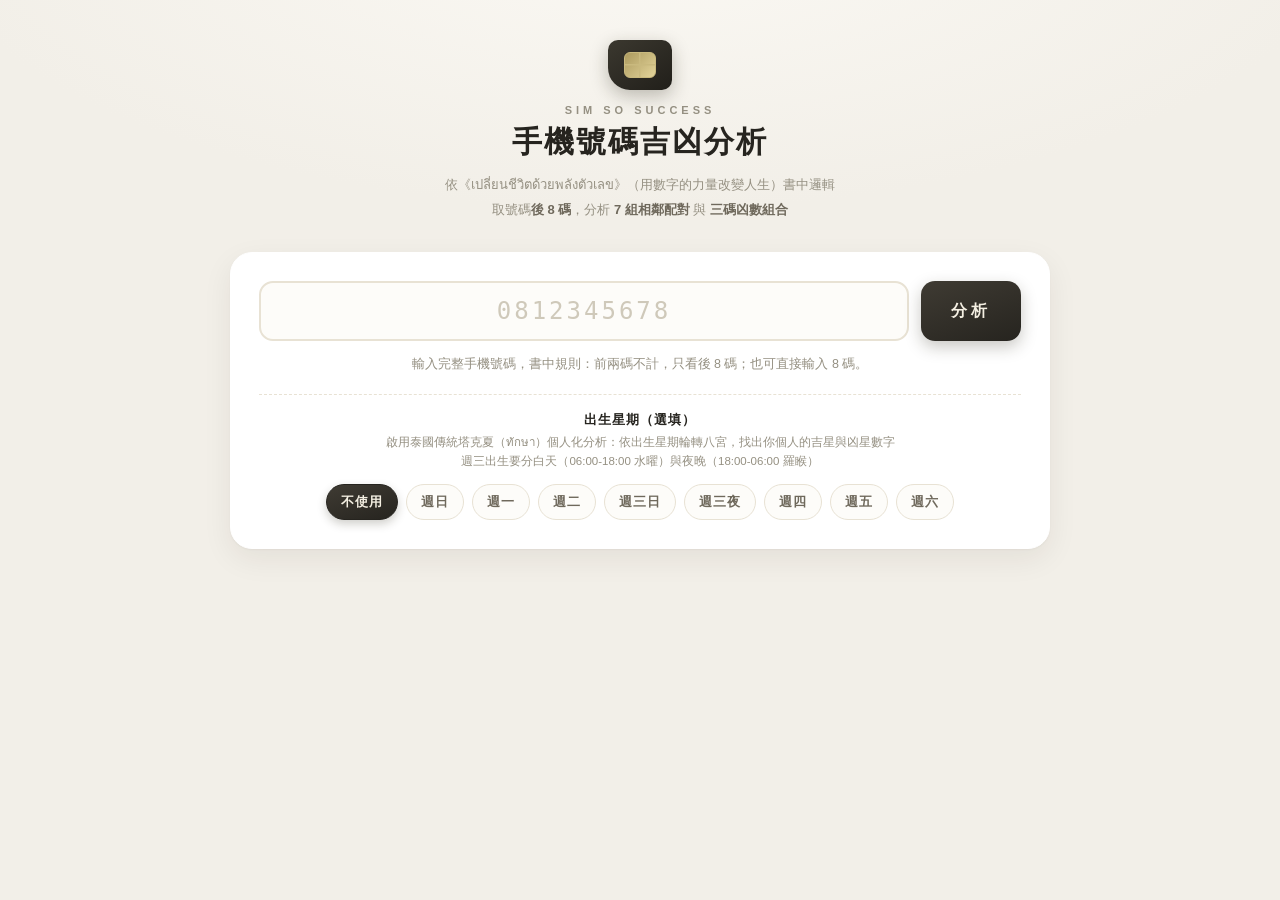
<file: number-analyzer.html>
<!DOCTYPE html>
<html lang="zh-Hant">
<head>
<meta charset="UTF-8">
<meta name="viewport" content="width=device-width, initial-scale=1.0">
<title>เบอร์มงคล 手機號碼吉凶分析</title>
<style>
  :root{
    --bg:#f2efe8; --card:#ffffff; --ink:#26241f; --sub:#959082;
    --line:#e8e2d4;
    --good:#2f7a54; --good-soft:#e3f1e8; --good-deep:#1f5e3e;
    --mid:#a07f28; --mid-soft:#f6eed6;
    --bad:#b0472f; --bad-soft:#f8e7e1; --bad-deep:#8c3520;
    --dark:#33302a; --dark2:#4a463e;
  }
  *{box-sizing:border-box; margin:0; padding:0;}
  html{scroll-behavior:smooth;}
  body{
    font-family:"PingFang TC","Noto Sans TC","Microsoft JhengHei",sans-serif;
    background:
      radial-gradient(1200px 500px at 50% -10%, #fbf9f4 0%, var(--bg) 60%),
      var(--bg);
    color:var(--ink); min-height:100vh; padding:40px 16px 90px;
  }
  .wrap{max-width:820px; margin:0 auto;}

  /* ---------- header ---------- */
  header{text-align:center; margin-bottom:30px;}
  .simcard{
    width:64px; height:50px; margin:0 auto 14px; position:relative;
    background:linear-gradient(145deg,#3b382f,#211f1a);
    border-radius:10px 10px 10px 22px;
    box-shadow:0 6px 18px rgba(40,35,20,.28);
  }
  .simcard::before{
    content:""; position:absolute; inset:12px 16px;
    border:1.5px solid #c9b97e; border-radius:6px;
    background:
      linear-gradient(#c9b97e,#c9b97e) 50% 0/1.5px 100% no-repeat,
      linear-gradient(#c9b97e,#c9b97e) 0 50%/100% 1.5px no-repeat,
      linear-gradient(135deg,#ac9a5e,#e3d49a);
  }
  header .brand{
    font-size:11px; letter-spacing:4px; color:var(--sub); font-weight:700;
    text-transform:uppercase; margin-bottom:6px;
  }
  h1{font-size:30px; font-weight:800; letter-spacing:2px;}
  header .sub{
    color:var(--sub); font-size:13px; margin-top:10px; line-height:1.9;
  }
  header .sub b{color:#6f695c; font-weight:700;}

  /* ---------- panels ---------- */
  .panel{
    background:var(--card); border-radius:22px; padding:28px;
    box-shadow:0 1px 2px rgba(40,35,20,.04), 0 10px 30px rgba(40,35,20,.07);
    margin-bottom:22px; border:1px solid #fff;
  }
  .sec-title{
    font-size:16px; font-weight:800; letter-spacing:1px;
    display:flex; align-items:center; gap:10px; margin-bottom:16px;
  }
  .sec-title .bar{width:5px; height:20px; border-radius:3px; background:var(--dark);}
  .sec-title.g .bar{background:var(--good);}
  .sec-title.b .bar{background:var(--bad);}
  .sec-title.w .bar{background:#d1742f;}

  /* ---------- input ---------- */
  .input-row{display:flex; gap:12px;}
  input#num{
    flex:1; font-size:24px; letter-spacing:5px; padding:14px 18px;
    border:2px solid var(--line); border-radius:14px; outline:none;
    font-family:"SF Mono",Menlo,monospace; text-align:center; color:var(--ink);
    background:#fdfcf9; transition:border-color .2s, box-shadow .2s;
  }
  input#num:focus{border-color:#b7ad97; box-shadow:0 0 0 4px rgba(183,173,151,.18);}
  input#num::placeholder{color:#cfc9ba; letter-spacing:3px;}
  button#go{
    background:linear-gradient(160deg,#3f3b33,#26241f); color:#f4efe2;
    border:none; border-radius:14px; padding:14px 30px; font-size:16px;
    cursor:pointer; font-family:inherit; letter-spacing:4px; font-weight:700;
    box-shadow:0 6px 16px rgba(40,35,20,.25); transition:transform .1s, box-shadow .2s;
  }
  button#go:hover{box-shadow:0 8px 20px rgba(40,35,20,.32);}
  button#go:active{transform:scale(.96);}
  .hint{font-size:12.5px; color:var(--sub); margin-top:12px; text-align:center; line-height:1.8;}

  /* ---------- taksa day picker ---------- */
  .day-block{margin-top:18px; border-top:1px dashed var(--line); padding-top:16px;}
  .day-block .db-title{
    font-size:13px; font-weight:800; text-align:center; letter-spacing:1px; margin-bottom:4px;
  }
  .day-block .db-sub{font-size:11.5px; color:var(--sub); text-align:center; margin-bottom:12px; line-height:1.7;}
  .day-chips{display:flex; gap:8px; justify-content:center; flex-wrap:wrap;}
  .day-chips button{
    font-family:inherit; font-size:13px; font-weight:700; letter-spacing:1px;
    padding:8px 14px; border-radius:999px; cursor:pointer;
    border:1.5px solid var(--line); background:#fdfcf9; color:#6f695c;
    transition:all .15s;
  }
  .day-chips button:hover{border-color:#b7ad97;}
  .day-chips button.on{
    background:linear-gradient(160deg,#3f3b33,#26241f); color:#f4efe2; border-color:#26241f;
    box-shadow:0 4px 10px rgba(40,35,20,.22);
  }

  /* ---------- taksa result ---------- */
  .tk-tiles{display:flex; gap:8px; justify-content:center; flex-wrap:wrap; margin:6px 0 14px;}
  .tk-tile{
    width:64px; border-radius:13px; overflow:hidden; text-align:center;
    border:1px solid var(--line); background:#fff;
  }
  .tk-tile .d{
    font-size:22px; font-weight:800; padding:8px 0 6px; font-family:"SF Mono",Menlo,monospace;
  }
  .tk-tile .c{font-size:11px; font-weight:800; padding:4px 2px; letter-spacing:.5px;}
  .tk-tile .t{font-size:9.5px; padding:0 2px 6px; opacity:.75;}
  .tk-tile.tk-good{border-color:#bcd8c6;}
  .tk-tile.tk-good .d{color:var(--good-deep);}
  .tk-tile.tk-good .c,.tk-tile.tk-good .t{background:var(--good-soft); color:var(--good-deep);}
  .tk-tile.tk-good .c{padding-top:6px;}
  .tk-tile.tk-neu{border-color:#e4dcc8;}
  .tk-tile.tk-neu .d{color:#7a725d;}
  .tk-tile.tk-neu .c,.tk-tile.tk-neu .t{background:#f4efe1; color:#7a725d;}
  .tk-tile.tk-neu .c{padding-top:6px;}
  .tk-tile.tk-bad{border-color:#e6bdb0;}
  .tk-tile.tk-bad .d{color:var(--bad-deep);}
  .tk-tile.tk-bad .c,.tk-tile.tk-bad .t{background:var(--bad-soft); color:var(--bad-deep);}
  .tk-tile.tk-bad .c{padding-top:6px;}
  .tk-tile.tk-out{border-color:#e6e1d4; opacity:.75;}
  .tk-tile.tk-out .d{color:#a29a86;}
  .tk-tile.tk-out .c,.tk-tile.tk-out .t{background:#f1eee6; color:#a29a86;}
  .tk-tile.tk-out .c{padding-top:6px;}
  .tk-sum{
    display:flex; gap:10px; justify-content:center; flex-wrap:wrap; margin-top:6px;
  }
  .tk-sum span{
    font-size:12.5px; font-weight:700; padding:6px 14px; border-radius:999px; letter-spacing:.5px;
  }
  .tk-note{font-size:12.5px; color:var(--sub); line-height:1.9; margin-top:14px; text-align:center;}

  /* ---------- result hero ---------- */
  #result{display:none;}
  .reveal{animation:up .5s ease both;}
  @keyframes up{from{opacity:0; transform:translateY(14px);} to{opacity:1; transform:none;}}

  .hero{display:flex; align-items:center; gap:30px; flex-wrap:wrap;}
  .ringbox{position:relative; width:150px; height:150px; margin:0 auto; flex-shrink:0;}
  .ringbox svg{transform:rotate(-90deg);}
  .ringbox .track{stroke:#efe9db;}
  .ringbox .prog{
    stroke-linecap:round; transition:stroke-dashoffset 1s cubic-bezier(.2,.7,.3,1);
  }
  .ringbox .mid{
    position:absolute; inset:0; display:flex; flex-direction:column;
    align-items:center; justify-content:center;
  }
  .ringbox .n{font-size:44px; font-weight:800; line-height:1; font-variant-numeric:tabular-nums;}
  .ringbox .t{font-size:11px; color:var(--sub); margin-top:4px; letter-spacing:2px;}
  .verdict{flex:1; min-width:240px;}
  .verdict .tag{
    display:inline-block; font-size:12px; font-weight:800; letter-spacing:2px;
    padding:4px 14px; border-radius:999px; margin-bottom:10px;
  }
  .verdict h2{font-size:24px; margin-bottom:10px; letter-spacing:1px;}
  .verdict p{font-size:14px; color:#6f695c; line-height:1.95;}

  /* digits */
  .digits{display:flex; gap:7px; justify-content:center; margin:26px 0 6px; flex-wrap:wrap;}
  .digits span{
    width:42px; height:52px; border-radius:11px;
    background:linear-gradient(165deg,#413d34,#282520); color:#f6f1e4;
    display:flex; align-items:center; justify-content:center;
    font-size:24px; font-weight:800;
    box-shadow:inset 0 1px 0 rgba(255,255,255,.12), 0 3px 8px rgba(40,35,20,.18);
  }
  .digits span.prefix{
    background:#eae4d5; color:#b3ab97; box-shadow:none;
  }
  .digits-cap{font-size:11.5px; color:var(--sub); text-align:center; letter-spacing:1px;}

  /* pair flip-clock badges */
  .pair-strip{display:flex; gap:10px; justify-content:center; flex-wrap:wrap; margin-top:20px;}
  .fchip{display:flex; flex-direction:column; align-items:center; gap:6px;}
  .fchip .clock{
    display:flex; gap:3px; padding:5px;
    background:#8f897a; border-radius:12px;
    box-shadow:inset 0 1px 3px rgba(0,0,0,.25);
  }
  .fchip .clock i{
    font-style:normal; width:26px; height:32px; border-radius:7px;
    display:flex; align-items:center; justify-content:center;
    font-size:17px; font-weight:800; font-family:"SF Mono",Menlo,monospace;
  }
  .fchip .clock i:first-child{background:#2e2b25; color:#fff;}
  .fchip .clock i:last-child{background:#f7f3e8; color:#2e2b25;}
  .fchip .gl{font-size:11px; font-weight:800; letter-spacing:1px; padding:2px 9px; border-radius:999px;}
  .gl.G{background:var(--good-soft); color:var(--good-deep);}
  .gl.M{background:var(--mid-soft); color:var(--mid);}
  .gl.B{background:var(--bad-soft); color:var(--bad-deep);}
  .fchip.hit-g .clock{background:#5f8a71;}
  .fchip.hit-b .clock{background:#a8705d;}

  /* warnings */
  .warn-card{
    border-radius:16px; padding:16px 18px; margin-bottom:12px;
    background:linear-gradient(160deg,#fbeee8,#f7e2d8);
    border:1px solid #eed3c4; color:#84402c; font-size:14px; line-height:1.9;
    display:flex; gap:14px; align-items:flex-start;
  }
  .warn-card .code{
    background:#a8462b; color:#fff; font-weight:800; letter-spacing:3px;
    border-radius:9px; padding:6px 12px; font-size:16px; flex-shrink:0;
    font-family:"SF Mono",Menlo,monospace;
  }
  .warn-card .cat{
    display:inline-block; font-size:11px; background:#fff; border-radius:999px;
    padding:1px 9px; margin-left:6px; color:#a8462b; font-weight:700; vertical-align:2px;
  }

  /* pros cons */
  .pc-grid{display:grid; grid-template-columns:1fr 1fr; gap:26px;}
  @media (max-width:640px){ .pc-grid{grid-template-columns:1fr;} }
  ul.flat{list-style:none;}
  ul.flat li{
    font-size:14px; line-height:1.75; padding:7px 0 7px 24px; position:relative; color:#44403a;
    border-bottom:1px dashed #f0ebdf;
  }
  ul.flat li:last-child{border-bottom:none;}
  ul.flat li::before{
    content:""; position:absolute; left:5px; top:16px; width:8px; height:8px; border-radius:50%;
  }
  ul.flat.good li::before{background:var(--good);}
  ul.flat.bad li::before{background:var(--bad);}
  ul.flat li .src{
    color:#c0b9a4; font-size:11px; margin-left:8px; letter-spacing:1px;
    font-family:"SF Mono",Menlo,monospace;
  }
  .empty-pros{color:var(--sub); font-size:13.5px; padding:6px 0;}

  /* pair detail */
  .pair-card{
    border:1px solid var(--line); border-radius:18px; padding:18px 20px; margin-bottom:14px;
    background:linear-gradient(175deg,#fffef9,#fbf8f0);
  }
  .pair-card .head{display:flex; align-items:center; gap:12px; margin-bottom:10px; flex-wrap:wrap;}
  .pair-card .clock{
    display:flex; gap:3px; padding:5px; background:#8f897a; border-radius:11px;
    box-shadow:inset 0 1px 3px rgba(0,0,0,.25);
  }
  .pair-card .clock i{
    font-style:normal; width:28px; height:34px; border-radius:7px;
    display:flex; align-items:center; justify-content:center;
    font-size:18px; font-weight:800; font-family:"SF Mono",Menlo,monospace;
  }
  .pair-card .clock i:first-child{background:#2e2b25; color:#fff;}
  .pair-card .clock i:last-child{background:#f7f3e8; color:#2e2b25;}
  .pair-card .pname{font-weight:800; font-size:15.5px; letter-spacing:.5px;}
  .pair-card .pthai{font-size:11.5px; color:var(--sub); display:block; margin-top:2px; font-weight:400;}
  .badge{font-size:12px; font-weight:800; padding:4px 12px; border-radius:999px; margin-left:auto; letter-spacing:1px;}
  .badge.G{background:var(--good-soft); color:var(--good-deep);}
  .badge.M{background:var(--mid-soft); color:var(--mid);}
  .badge.B{background:var(--bad-soft); color:var(--bad-deep);}
  .meter{
    height:6px; border-radius:3px; background:#efe9db; margin:4px 0 12px; overflow:hidden; position:relative;
  }
  .meter i{
    position:absolute; top:0; bottom:0; left:50%; border-radius:3px;
  }
  .pl{font-size:13.5px; line-height:1.95; color:#4a463e; margin-top:2px;}
  .pl .lab{font-weight:800; margin-right:2px;}
  .pl.p .lab{color:var(--good-deep);}
  .pl.c .lab{color:var(--bad-deep);}

  .note{
    font-size:12.5px; color:var(--sub); line-height:2; margin-top:24px;
    border-top:1px dashed var(--line); padding-top:18px;
  }
  .legend{
    display:flex; gap:8px; flex-wrap:wrap; margin-top:10px;
  }
  .legend span{font-size:11px; padding:3px 10px; border-radius:999px; font-weight:700; letter-spacing:1px;}
  @media (max-width:520px){
    .digits span{width:32px; height:42px; font-size:19px;}
    h1{font-size:24px;}
    .panel{padding:20px;}
    .hero{gap:18px;}
  }
</style>
</head>
<body>
<div class="wrap">
  <header>
    <div class="simcard"></div>
    <div class="brand">SIM SO SUCCESS</div>
    <h1>手機號碼吉凶分析</h1>
    <div class="sub">依《เปลี่ยนชีวิตด้วยพลังตัวเลข》（用數字的力量改變人生）書中邏輯<br>取號碼<b>後 8 碼</b>，分析 <b>7 組相鄰配對</b> 與 <b>三碼凶數組合</b></div>
  </header>

  <div class="panel">
    <div class="input-row">
      <input id="num" inputmode="numeric" placeholder="0812345678" maxlength="15">
      <button id="go">分析</button>
    </div>
    <div class="hint">輸入完整手機號碼，書中規則：前兩碼不計，只看後 8 碼；也可直接輸入 8 碼。</div>
    <div class="day-block">
      <div class="db-title">出生星期（選填）</div>
      <div class="db-sub">啟用泰國傳統塔克夏（ทักษา）個人化分析：依出生星期輪轉八宮，找出你個人的吉星與凶星數字<br>週三出生要分白天（06:00-18:00 水曜）與夜晚（18:00-06:00 羅睺）</div>
      <div class="day-chips" id="dayChips">
        <button data-d="">不使用</button>
        <button data-d="1">週日</button>
        <button data-d="2">週一</button>
        <button data-d="3">週二</button>
        <button data-d="4">週三日</button>
        <button data-d="8">週三夜</button>
        <button data-d="5">週四</button>
        <button data-d="6">週五</button>
        <button data-d="7">週六</button>
      </div>
    </div>
  </div>

  <div id="result">
    <div class="panel reveal">
      <div class="hero">
        <div class="ringbox">
          <svg width="150" height="150" viewBox="0 0 150 150">
            <circle class="track" cx="75" cy="75" r="64" fill="none" stroke-width="11"/>
            <circle class="prog" id="ringProg" cx="75" cy="75" r="64" fill="none" stroke-width="11"
              stroke-dasharray="402" stroke-dashoffset="402"/>
          </svg>
          <div class="mid">
            <div class="n" id="scoreN">0</div>
            <div class="t">SCORE / 100</div>
          </div>
        </div>
        <div class="verdict">
          <span class="tag" id="verdictTag"></span>
          <h2 id="verdictTitle"></h2>
          <p id="verdictDesc"></p>
        </div>
      </div>
      <div class="digits" id="digitBoxes"></div>
      <div class="digits-cap" id="digitCap"></div>
      <div class="pair-strip" id="pairStrip"></div>
    </div>

    <div class="panel reveal" id="tkPanel" style="display:none">
      <div class="sec-title"><span class="bar"></span>塔克夏個人化分析 <span style="font-size:11.5px;color:var(--sub);font-weight:400;letter-spacing:1px" id="tkDayLabel"></span></div>
      <div class="tk-tiles" id="tkTiles"></div>
      <div class="tk-sum" id="tkSum"></div>
      <div class="tk-note" id="tkNote"></div>
    </div>

    <div class="panel reveal" id="warnPanel" style="display:none">
      <div class="sec-title w"><span class="bar"></span>書中特別警告的凶數組合</div>
      <div id="warnList"></div>
    </div>

    <div class="panel reveal">
      <div class="pc-grid">
        <div>
          <div class="sec-title g"><span class="bar"></span>號碼帶給主人的優點</div>
          <ul class="flat good" id="prosList"></ul>
        </div>
        <div>
          <div class="sec-title b"><span class="bar"></span>號碼帶給主人的缺點</div>
          <ul class="flat bad" id="consList"></ul>
        </div>
      </div>
    </div>

    <div class="panel reveal">
      <div class="sec-title"><span class="bar"></span>逐組配對解析</div>
      <div id="pairDetail"></div>
      <div class="legend">
        <span style="background:var(--good-soft);color:var(--good-deep)">大吉 +8~+10</span>
        <span style="background:var(--good-soft);color:var(--good-deep)">吉 +5~+7</span>
        <span style="background:var(--mid-soft);color:var(--mid)">平 0~+4</span>
        <span style="background:var(--bad-soft);color:var(--bad-deep)">凶 -1~-6</span>
        <span style="background:var(--bad-soft);color:var(--bad-deep)">大凶 -7~-10</span>
      </div>
      <div class="note">
        計分方式：後 8 碼共 7 組相鄰配對，依書中每組配對的吉凶評級（-10 ~ +10）加總換算為 100 分制；出現書中列名的三碼凶數組合另行扣分。書中定義「吉祥號（เบอร์มงคล）後 8 碼不能含任何凶數配對」，包含書中八組仇敵配對（เลขคู่ศัตรู：13/31、18/81、25/52、27/72、37/73、48/84、67/76、68/86），因此含大凶配對時總分會被限制在 59 分以下。數字 9 會隨相鄰數字變化，數字 0 弊多於利。選填出生星期時，另依泰國傳統塔克夏（ทักษา）盤輪轉八宮做個人化加減分（上限 ±12）。本工具僅整理書中與傳統命理觀點，供參考娛樂。
      </div>
    </div>
  </div>
</div>

<script>
// ================================================================
// 書中 55 組配對資料（吉凶分數 -10 ~ +10）
// 分類依書：คู่มิตร 吉祥組、คู่สมพล 加持組、คู่ธาตุ 元素組、คู่ศัตรู 仇敵組（一律大凶）
// ================================================================
const PAIRS = {
  "00":{s:-10,name:"孤寂之數",th:"เลขอันตราย",pros:[],cons:["孤僻封閉","活在自己的世界","鑽牛角尖","想法難以捉摸","孤單","感情不順","壓力大","做事出人意料","內心混亂"]},
  "01":{s:-1,name:"自由領袖",th:"",pros:["愛自由","有領導力","上進","時髦","不受擺佈","重視尊嚴","想法獨特","不隨波逐流"],cons:["常遠離家鄉","易被騙","易被出賣","被扯後腿","做好事身邊人不領情","常遇突發事件","遭人嫉妒","被眼紅打壓"]},
  "02":{s:-3,name:"異鄉安撫",th:"",pros:["在異鄉遇貴人","喜歡旅行","口才能安撫人心"],cons:["小心三角戀","感情糾紛不斷","多情不知足","拘謹憂慮","阻礙重重","人生易受挫","錢財易被侵占"]},
  "03":{s:-2,name:"勤奮糾察",th:"",pros:["勤勞","緊咬不放","抓錯精準","識人","反應快","身手敏捷","愛自由","敢衝敢賭","不愛受人管"],cons:["性急火爆","魯莽","不怕危險","常與人衝突","小心親屬帶來的麻煩","身邊人常帶煩心事來","挑錯挑到身邊人累"]},
  "04":{s:3,name:"談判智者",th:"",pros:["求生智慧強","頭腦聰明","談判功力一流","講話犀利","直覺神準","常有創新點子"],cons:["愛改變環境卻不改變自己","太容易相信人、越愛越信","愛背後議論他人"]},
  "05":{s:6,name:"正直規劃",th:"",pros:["樂觀","言語公正","虔誠向善","生活有規劃","對社會有責任感","得長輩緣"],cons:["工作偶有變數與阻礙","易過度沉迷於感興趣的事"]},
  "06":{s:2,name:"美感歡愉",th:"",pros:["愛美有品味","開朗歡樂","擅長社交","有設計藝術天分"],cons:["愛幻想","鋪張浪費","花錢無度恐生財務問題","桃花易招來錯的人","感情常失望","情緒難捉摸"]},
  "07":{s:-6,name:"苦行忍耐",th:"",pros:["耐操","能忍","吃重任務也扛","下定決心目標高"],cons:["工作辛苦不順","阻礙卡關","痛苦憂鬱","志向高卻難如願","沉悶","壓力大","想太多","焦慮","常有突發驚嚇","行事神秘"]},
  "08":{s:-4,name:"豪賭俠氣",th:"",pros:["敢賭敢衝","天不怕地不怕","豪爽講義氣","為人海派","不醉不歸"],cons:["常有煩心事","易被說閒話","身邊人帶來麻煩","財務拮据","成果易失敗","阻礙多","欠缺周全"]},
  "09":{s:4,name:"靈感直覺",th:"",pros:["第六感強","與宗教信仰有緣","常有意外好運","解決問題迅速"],cons:["有他人進不去的私人世界","行為特立獨行被當怪咖","易被人抹黑"]},
  "11":{s:-1,name:"超級領袖",th:"",pros:["超級領導者","自信十足","上進渴望被認同"],cons:["性急","自負","固執","情緒起伏大","說話衝","誰都不服","擺架子","對問題的耐受度低"]},
  "12":{s:-3,name:"外柔內剛",th:"",pros:["適應環境力強","情緒隱藏得好","思想自由度高"],cons:["壓抑久了傷心理","時好時壞","對信任的人會情緒全面爆發","外柔內剛","與伴侶易衝突","書中提醒用這組要特別小心"]},
  "13":{s:-8,name:"衝突開拓",th:"คู่ขัดแย้ง 仇敵組",pros:["解決問題強","是敢挑戰的開拓者","不成功不放棄","說寫都有謀略"],cons:["人生大起大落","想得快做得快別人跟不上","阻礙來自與人衝突","性急","衝動行事","情緒暴起暴落","用情緒做決定"]},
  "14":{s:7,name:"機智好學",th:"",pros:["好學","機智","適應力強","有人相助","聰明伶俐","做事快","長輩提攜","有慈悲心","有意外之財"],cons:["偶爾賣弄聰明","話太多","固執己見"]},
  "15":{s:9,name:"智慧貴人",th:"คู่ปัญญา 吉祥組",pros:["長輩貴人相助","莫名得上司疼愛","會規劃工作","致力打好人生基礎","堅強","積極","品味好","懂賺懂花","聰明智慧高","感情運很好","工作步步高升","好運不斷"],cons:[]},
  "16":{s:8,name:"利益豐收",th:"คู่ให้ผลประโยชน์ 加持組",pros:["專注於收益報酬","頂尖規劃者","有毅力","勤奮打造穩固根基","積極強健","與年齡有差距的對象感情深厚","用心經營家庭"],cons:["想太多恐成感情阻礙","有時細膩過頭讓身邊人累"]},
  "17":{s:0,name:"商業奇才",th:"คู่ธาตุ 元素組・雙面",pros:["反應機智一流","適合經商","敢冒險","是築夢者","能靠實力衝向成功","想得大做得真"],cons:["容易沉迷著魔","有離婚喪偶風險","想太多","焦慮","常感壓力","內心燥熱","工作順、錢流動但存不住"]},
  "18":{s:-8,name:"業債之數",th:"คู่หนี้กรรม 仇敵組",pros:["說話直","敢表達意見","心胸寬","真誠"],cons:["行事神秘難懂","財務起落大易負債","與愛人分離","常處壓力之下","想做大事就遇阻礙","感情多問題","幫人反被嫌"]},
  "19":{s:5,name:"名聲創意",th:"",pros:["有名聲","有創意","有抱負","樂善好施","愛上進","樂於助人","有威望","出眾有光彩","想出名用這組"],cons:["性急","財運起伏不定","女性易與伴侶鬥嘴"]},
  "22":{s:6,name:"談判外交",th:"",pros:["談判高手","思路開闊","善於思辨","記憶力好","擅長交朋友","東西輕鬆到手","服務業興旺","金錢周轉靈活","能看透人心"],cons:["不會拒絕人","因客氣總是讓步","優柔寡斷不夠果決"]},
  "23":{s:4,name:"甜言商才",th:"",pros:["勤勞","心胸寬","魅力吸引人","嘴甜","聰明智慧高","講道理","有過濾他人想法的特殊能力","有利經商"],cons:["小心桃色糾紛","可能欠缺自制","恐因異性犯道德錯誤","時時保持正念可化解"]},
  "24":{s:10,name:"慈愛人緣",th:"คู่เมตตา 吉祥組",pros:["人見人愛","遇到的人帶來好運多於壞運","慈愛人緣旺","朋友相助","遇到的都是好朋友","個性甜美","被身邊人疼愛","樂觀","開朗","腦筋靈活會想會說","品味好愛美","工作強、收入源源不絕","能遇疼愛自己的好伴侶"],cons:[]},
  "25":{s:-7,name:"父子衝突",th:"คู่พ่อลูกขัดแย้ง 仇敵組",pros:["建立事業有耐性","有統御權力","有力量對抗阻礙","勤勞","有大格局","人生長跑漸入佳境"],cons:["長幼之間易起衝突","財務不穩","工作辛勞","男性用恐與父親或兒子衝突","女性用恐強勢壓過伴侶或一味屈就"]},
  "26":{s:5,name:"言語生財",th:"",pros:["有魅力","溫暖","是可靠的商量對象","願意傾聽","因言語得財得愛","擅長社交","話語能開創未來","說話聰明","看得穿人的手腕","上進","適應力好"],cons:["為愛花錢多","感情上心軟","錢來得快花得快","欠缺謹慎"]},
  "27":{s:-8,name:"離別病痛",th:"คู่พลัดพราก/หนี้สิน 仇敵組",pros:["心胸寬","預測精準"],cons:["常遇阻礙","突發病痛","常有離別","為愛所苦","想太多","長期負債","替人背債","常被借錢","與親近的人衝突","慢性病纏身"]},
  "28":{s:3,name:"資金周轉",th:"คู่หมุนเงิน 加持組",pros:["心胸寬","有權勢","敢投資","資金周轉能力強","敢試錯","上進","日後根基穩固"],cons:["阻礙常來自利益糾葛","恐涉違法犯戒","情緒化","小心爛桃花與小三糾紛"]},
  "29":{s:4,name:"敏捷創想",th:"",pros:["做事迅速","敏捷","腦筋轉得快","想像力創造力豐富","心地善良","任何事都能商量","第六感強","喜歡旅行"],cons:["猶豫、易被人牽著走","疑神疑鬼","外強內軟","想法恐與伴侶衝突"]},
  "33":{s:-2,name:"戰將本色",th:"",pros:["愛交際","追求上進","工作勤奮","重朋友","自信強","敢正面迎戰","愛競爭","拚勁十足","認真投入"],cons:["衝動暴躁","火氣大","性急不讓人","固執硬頸","誰都不怕不求人","嘴硬說話狠","言語粗魯狂妄","感情用錯對象反成阻礙","做事太快別人跟不上"]},
  "34":{s:-1,name:"敢言辯才",th:"雙面",pros:["敢說敢表現","辯才好","聰明、決策快","遇阻不退","有企圖心","說到做到"],cons:["思想與行動易與人衝突","說話不看場合","言詞激烈","話中帶刺","不輕易讓人","易焦慮","思想鑽牛角尖","就算是對的也可能因言樹敵"]},
  "35":{s:4,name:"幕後靠山",th:"คู่ช่วยอยู่เบื้องหลัง 加持組",pros:["堅強","勤勞","金錢周轉好","決策聰明","有俠氣","敢衝敢拚","獲他人合作","有權勢威望受人敬畏","統御力強","敢開創新事物"],cons:["小心權力用錯地方","易與伴侶起摩擦","脾氣火爆","心狠果斷"]},
  "36":{s:9,name:"錢財愛情",th:"คู่เงินและความรัก 吉祥組",pros:["外貌出眾又有財","追求利益與愛情的決心強","先苦後甘","能建立穩固家業","說話直率真誠","愛情甜蜜","積極熱情","勤奮賺錢有長輩後盾","心胸寬","生意能成不求人"],cons:[]},
  "37":{s:-9,name:"官司意外",th:"คู่ทะเลาะวิวาท 仇敵組",pros:["鬥志強","重尊嚴","外勤實地工作行"],cons:["常遇阻礙","阻礙拖延、痛苦累積","消極厭世","感覺被逼迫","官司糾紛","寧折不彎","易生急禍","要忍受艱辛","壓力大","易出意外","健康出問題"]},
  "38":{s:-1,name:"豪膽投機",th:"คู่ธาตุ 元素組・雙面",pros:["敢衝敢賭","保持行動資金就湧入","謹慎的話能成功","心胸寬","重朋友義氣"],cons:["脾氣火爆","敢賭也敢輸","財務波動大","投資愛冒險","想法與人衝突","小心三角戀","事業起得快落得快","小心權力用錯方向"]},
  "39":{s:3,name:"意外成功",th:"",pros:["有意想不到的成功","認真投入","成長進步快","增強買賣能量","愛鑽研","愛競爭且常獲勝","體能精力旺","跟得上科技","重視吉祥信仰"],cons:["阻礙源於性急","情緒強烈易怒","要小心桃色糾紛"]},
  "44":{s:7,name:"策劃軍師",th:"",pros:["愛規劃","思考縝密","想法獨一無二","大家搶著向你問資訊","知道別人不知道的事","口才好","社交強","應變靈活","談判頂尖聰明","說出的話常對自己有利"],cons:["小心文件契約出問題","健忘迷糊"]},
  "45":{s:10,name:"全能貴人",th:"",pros:["可信賴","講道理","多才多藝","熱愛知識","適應力好","帶來財運與事業運","有生意好運","能得大筆錢財","好學機智","口才好","有城府","後輩敬重","長輩支持","談學業易成","親近佛法","內心平靜"],cons:[]},
  "46":{s:8,name:"順風順水",th:"เลขคู่มิตร 吉祥組",pros:["做事順暢無阻","溫柔甜美","品味好","時髦會打扮","讀心能力強","不太吃苦","身心舒暢","有地位基業","有藝術頭腦","有權勢","信用好","外柔內剛","賺錢能力強","錢財過手不斷","愛情清新"],cons:["不夠謹慎","耳根子軟","可能花不少錢打扮自己"]},
  "47":{s:2,name:"群眾工作者",th:"คู่นักพัฒนางาน 加持組",pros:["說話有威嚴","能說服他人跟隨","擅長與群眾工作","同伴給予合作","機智好","聰明犀利","勤奮賺錢"],cons:["有時說話得罪人","與愛人聚少離多、勞累","扛的責任多","工作辛苦但回報不成正比"]},
  "48":{s:-7,name:"禍從口出",th:"คู่เสียเพราะปาก 仇敵組",pros:["有手腕","有城府","聰明","敢冒險","能自保","唇槍舌戰很強"],cons:["魯莽","容易起爭執","以自我為中心","阻礙多","易被騙","被欺瞞","被說閒話","麻煩纏身","文件契約常出問題","恐因自己說的話受損"]},
  "49":{s:8,name:"生財鬼才",th:"",pros:["機智反應好","賺錢方式靈活多變","想法說法與眾不同","認真投入","生意買賣旺","頭腦精明","異鄉工作運佳","擅長科技產品"],cons:[]},
  "55":{s:9,name:"長輩護持",th:"",pros:["熱愛正義","獲身邊人相助","樂於教導","虔誠向善","樂觀","有條有理","沉穩周全","懂得感恩","說話有原則可信賴","獲長輩支持","常受年長者照顧"],cons:[]},
  "56":{s:10,name:"富貴圓滿",th:"",pros:["能力強","懂理財規劃","意志堅定","穩健","樂善好施","慷慨","致力建立地位","解決問題強","長輩幫助","不怕窮","樣樣精通","聰明全面","錢財存得住","做什麼都容易成功","愛情如願","感情穩定"],cons:[]},
  "57":{s:0,name:"苦幹築基",th:"雙面",pros:["勤奮打基礎","敢啟動大案子","工作拚","有耐心等待成功","敢想敢做"],cons:["與長輩相處憋屈甚至檯面上衝突","易有債務","官司糾紛","因想太多而生病"]},
  "58":{s:-3,name:"權謀冒險",th:"",pros:["有手腕謀略","識破居心不良者","熱愛挑戰","模仿學習能力強"],cons:["勤勞三分鐘熱度","自戀","自我感覺良好","愛冒險","欠缺周全","來得容易去得快、易負債","太會編故事最後變成說謊"]},
  "59":{s:8,name:"靈性智慧",th:"",pros:["有智慧","想法特別但正向","長輩罩","求知若渴","預測神準","與命理占星有緣","有意外好運","神明庇佑","內心平靜","與外國外語異文化有緣","健康變好"],cons:[]},
  "66":{s:6,name:"萬人迷",th:"",pros:["人見人愛","有魅力","品味好","勤奮賺錢、致富不難","愛美","愛交際","因溫柔可愛被疼","愛情清新","有望成家結婚"],cons:["太有魅力、異性緣過旺反傷感情","貪戀美色美物讓定力變差"]},
  "67":{s:-9,name:"全面阻礙",th:"คู่อุปสรรครอบด้าน 仇敵組",pros:[],cons:["有苦","焦慮","每況愈下","分裂破碎","被背叛","家庭問題","屋漏偏逢連夜雨","愛情離散","情緒不穩","煩躁","想太多","家內矛盾","恐工作金錢愛情全失"]},
  "68":{s:-7,name:"沉迷破財",th:"คู่มัวเมา 仇敵組",pros:["敢梭哈","敢冒險","有手腕有城府","魅力強","積極"],cons:["欠缺周全","心太軟","容易被騙","會賺錢但敗在娛樂嗜好","感情易被沖昏頭","為慾望興趣花大錢","健康不佳"]},
  "69":{s:4,name:"財來財去",th:"",pros:["金錢與愛情不斷流入","會賺錢","能成功","有運氣","有人愛","時髦","好學","上進","有威望"],cons:["錢進得快但存不住","愛情送上門卻挑到最後一場空"]},
  "77":{s:-2,name:"重擔苦撐",th:"",pros:["能耐著性子劈開阻礙","勤奮意志強","責任感重"],cons:["性急","感到壓迫","做大事相當累","感情與家人瑣事糾紛多","說話不留情面","嚴肅緊繃","對人生成敗焦慮不安"]},
  "78":{s:0,name:"江湖義氣",th:"คู่นักเลง 雙面",pros:["有人相助","朋友眾多","講義氣","決策有理性","敢冒險而有領導地位"],cons:["容易因朋友被帶偏","容易負債","為愛所苦","用情緒做決定"]},
  "79":{s:3,name:"古物福緣",th:"",pros:["與古老事物有緣","適合收藏古董聖物","受數字 9 的力量加持有好運"],cons:[]},
  "88":{s:-8,name:"沉溺失速",th:"凶",pros:[],cons:["流氓性格","衝動放縱","沉迷成癮","成功來得快、苦也來得急","是非不分","詭計多端","太過油條","輕信他人恐受重傷","愛誰就聽不進勸"]},
  "89":{s:2,name:"威望福報",th:"雙面",pros:["識人精準","腦筋動得快","心胸寬","有權勢威望福報","與神聖事物有緣"],cons:["事業易生亂","買賣不順","心浮氣躁","行事神秘","獨斷獨行","以自我為中心"]},
  "99":{s:7,name:"通靈成就",th:"",pros:["獲得夢想不到的成功","有抱負","與宗教有緣","與國外外語異文化有緣","思想新潮","勇於嘗試","有神聖力量護佑"],cons:[]}
};

// ================================================================
// 書中三碼凶數組合（以數字集合比對，不分順序出現在相鄰三碼）
// cat：書中分類
// ================================================================
const TRIPLES = [
  {set:"001", p:-8, label:"001 / 010 / 100", cat:"0 的危險組", desc:"工作不進步、上司不疼、被扯後腿、朋友背叛"},
  {set:"002", p:-8, label:"002 / 020 / 200", cat:"0 的危險組", desc:"窮困、為錢所苦、常被借錢、招小三小王、感情不順"},
  {set:"003", p:-6, label:"003 / 030 / 300", cat:"0 的危險組", desc:"性急火爆、與人衝突、囉嗦愛唸、挑剔找碴"},
  {set:"004", p:-5, label:"004 / 040 / 400", cat:"0 的危險組", desc:"被議論是非、太輕信他人、愛管閒事"},
  {set:"005", p:-4, label:"005 / 050 / 500", cat:"0 的危險組", desc:"過度沉迷特定事物、鑽牛角尖"},
  {set:"006", p:-8, label:"006 / 060 / 600", cat:"0 的危險組", desc:"招外遇地下情、感情失望、財務漏洞、花錢超支"},
  {set:"007", p:-8, label:"007 / 070 / 700", cat:"0 的危險組", desc:"壓力、焦慮、有苦、重擔、阻礙一堆"},
  {set:"008", p:-8, label:"008 / 080 / 800", cat:"0 的危險組", desc:"沉迷墮落於不良嗜好"},
  {set:"013", p:-8, label:"130 / 103 / 013", cat:"仇敵組+0 大凶", desc:"思想言語都與人衝突"},
  {set:"018", p:-8, label:"180 / 108 / 018", cat:"仇敵組+0 大凶", desc:"被暗箭所傷、被抹黑、與愛人分離"},
  {set:"037", p:-8, label:"370 / 307 / 037", cat:"仇敵組+0 大凶", desc:"扛重擔、阻礙多、勞累錢少"},
  {set:"027", p:-8, label:"270 / 207 / 027", cat:"仇敵組+0 大凶", desc:"負債、財務卡關、替人背債、為愛所苦、離別"},
  {set:"067", p:-9, label:"670 / 607 / 067", cat:"仇敵組+0 大凶", desc:"工作、金錢、愛情恐全盤盡失"},
  {set:"068", p:-7, label:"680 / 608 / 068", cat:"仇敵組+0 大凶", desc:"錢財漏在鋪張浪費上"},
  {set:"048", p:-8, label:"480 / 408 / 048 / 840", cat:"仇敵組+0 大凶", desc:"官司糾紛上法院、說話不算話失信於人"},
  {set:"058", p:-5, label:"850 / 805 / 085", cat:"言語滅前程組", desc:"太會編故事、瞎掰、其實就是說謊"},
  {set:"034", p:-6, label:"340 / 304 / 034", cat:"言語滅前程組", desc:"說話直衝傷人、因言語樹敵"},
  {set:"112", p:-8, label:"112 / 121 / 211", cat:"情緒暴走組", desc:"情緒兩極、暴怒失控、傷感情也傷身心"},
  {set:"123", p:-7, label:"321 / 123", cat:"感情破裂組", desc:"感情易破裂、分手收場"},
  {set:"023", p:-6, label:"023 / 320 / 230", cat:"爛桃花組", desc:"爛桃花、感情糾葛多"},
  {set:"235", p:-6, label:"523 / 325 / 235", cat:"爛桃花組", desc:"桃花劫、因異性惹上大麻煩"},
  {set:"077", p:-5, label:"707 / 770 / 077", cat:"工作不順者常見", desc:"工作辛勞卡關、阻礙重重"},
  {set:"148", p:-5, label:"184 / 148 / 814", cat:"工作不順者常見", desc:"工作屢屢受挫、不得志"},
  {set:"045", p:-4, label:"405 / 450 / 045", cat:"感情有問題者常見", desc:"感情易生波折"},
  {set:"555", p:-4, label:"555", cat:"感情有問題者常見", desc:"感情糾紛多、常與伴侶起爭執"}
];

// ================================================================
// 塔克夏 ทักษา：3x3 盤順時針 1→2→3→4→7→5→8→6，
// 由出生星期的數字起算 บริวาร，依序輪轉八宮
// ================================================================
const TK_CLOCK = [1,2,3,4,7,5,8,6];
const TK_CATS = [
  {th:"บริวาร", zh:"眷屬",  grp:"neu", pt:0,  desc:"身邊的人"},
  {th:"อายุ",   zh:"健康",  grp:"neu", pt:0,  desc:"健康壽數"},
  {th:"เดช",    zh:"權勢",  grp:"good",pt:1,  desc:"權勢與競爭力"},
  {th:"ศรี",    zh:"錢財",  grp:"good",pt:2,  desc:"金錢與吉祥"},
  {th:"มูละ",   zh:"資產",  grp:"good",pt:1,  desc:"財產與根基"},
  {th:"อุตสาหะ",zh:"勤勉",  grp:"neu", pt:0,  desc:"工作與努力"},
  {th:"มนตรี",  zh:"貴人",  grp:"good",pt:2,  desc:"聲望與提攜"},
  {th:"กาลี",   zh:"凶星",  grp:"bad", pt:-3, desc:"凶惡之事"}
];
const TK_DAYS = {1:"週日",2:"週一",3:"週二",4:"週三日",5:"週四",6:"週五",7:"週六",8:"週三夜（羅睺）"};

function taksaMap(birthNum){
  const start = TK_CLOCK.indexOf(birthNum);
  const map = {}; // digit -> cat
  for(let k=0;k<8;k++) map[TK_CLOCK[(start+k)%8]] = TK_CATS[k];
  return map;
}

let selDay = ""; // "" = off
const $ = id => document.getElementById(id);
const pairInfo = (a,b) => PAIRS[a+b] || PAIRS[b+a];
const gradeCls = s => s>=5 ? "G" : (s>=0 ? "M" : "B");
const gradeText = s => s>=8 ? "大吉" : s>=5 ? "吉" : s>=0 ? "平" : s>=-6 ? "凶" : "大凶";
const RING_LEN = 2*Math.PI*64; // 402

function analyze(){
  let raw = $("num").value.replace(/\D/g,"");
  if(raw.length < 4){ alert("請輸入至少 4 碼數字"); return; }
  let prefix = "", core = raw;
  if(raw.length >= 9 && raw[0] === "0"){
    prefix = raw.slice(0,2);
    core = raw.slice(2);
  }

  // 數字顯示
  const boxes = $("digitBoxes"); boxes.innerHTML = "";
  for(const c of prefix){ const s=document.createElement("span"); s.textContent=c; s.className="prefix"; boxes.appendChild(s); }
  for(const c of core){ const s=document.createElement("span"); s.textContent=c; boxes.appendChild(s); }
  $("digitCap").textContent = prefix ? `前兩碼 ${prefix} 不計，分析後 ${core.length} 碼` : `分析全部 ${core.length} 碼`;

  // 相鄰配對
  const pairs = [];
  for(let i=0;i<core.length-1;i++){
    pairs.push({key:core[i]+core[i+1], info:pairInfo(core[i],core[i+1])});
  }
  let sum = 0;
  pairs.forEach(p=>sum+=p.info.s);
  const maxAbs = pairs.length*10;
  let score = Math.round((sum+maxAbs)/(2*maxAbs)*100);

  // 三碼凶數
  const hits = [];
  for(let i=0;i<core.length-2;i++){
    const key = core.slice(i,i+3).split("").sort().join("");
    const t = TRIPLES.find(t=>t.set===key);
    if(t) hits.push({...t, at:core.slice(i,i+3)});
  }
  hits.forEach(h=>score += h.p);

  // 書中規則：吉祥號不能含凶數配對（仇敵組等大凶配對 → 書中分數先封頂 59）
  const hasFatal = pairs.some(p=>p.info.s<=-7);
  if(hasFatal && score>59) score = 59;

  // 塔克夏個人化加減分（在封頂之後套用：凶星扣分能把分數壓到 59 以下，
  // 吉星加分則不能把含大凶配對的號碼救回 59 以上）
  let tkAdj = 0, tkInfo = null;
  if(selDay !== ""){
    const map = taksaMap(Number(selDay));
    const tiles = [], counts = {good:0, neu:0, bad:0, out:0};
    let badDigits = new Set(), goodDigits = new Set();
    for(const c of core){
      const d = Number(c);
      if(d >= 1 && d <= 8){
        const cat = map[d];
        tiles.push({c, cat});
        counts[cat.grp]++;
        tkAdj += cat.pt;
        if(cat.grp === "bad") badDigits.add(c);
        if(cat.grp === "good") goodDigits.add(c);
      } else {
        tiles.push({c, cat:null});
        counts.out++;
      }
    }
    tkAdj = Math.max(-12, Math.min(12, tkAdj));
    score += tkAdj;
    if(hasFatal && score>59) score = 59;
    tkInfo = {tiles, counts, badDigits, goodDigits, map};
  }

  score = Math.max(0, Math.min(100, score));

  // 評語
  let color, title, tag, desc;
  if(score>=85){ color="var(--good)"; tag="มงคล"; title="上吉之數"; desc="以書中標準來看，這組號碼配對全面加持，接近作者定義的吉祥號。工作、財運、人緣、感情皆有正向能量。"; }
  else if(score>=70){ color="#5b8f4e"; tag="偏吉"; title="吉多於凶"; desc="整體配對偏吉，多數面向有加分。但依書中定義，真正的吉祥號需完全避開凶數配對，可對照下方細項確認。"; }
  else if(score>=55){ color="var(--mid)"; tag="平"; title="吉凶參半"; desc="好壞配對互相抵消，號碼能量普通。書中建議依自己想加強的面向（財、工作、感情）挑選對應配對的號碼。"; }
  else if(score>=40){ color="#c07a3a"; tag="偏凶"; title="凶多於吉"; desc="這組號碼含有較多書中列為扣分的配對，缺點面向恐蓋過優點。若正逢不順，作者會建議考慮換號。"; }
  else { color="var(--bad)"; tag="凶"; title="建議換號"; desc="依書中邏輯，這組號碼凶數配對過多，對主人的負面影響顯著。作者的做法是：先換號、停用舊號，並配合行善與自我改變。"; }
  if(hasFatal && score>=55) desc += "（注意：因含大凶配對，總分已被限制，書中定義它無法算是吉祥號。）";

  // 分數圈動畫
  $("result").style.display="block";
  const prog = $("ringProg");
  prog.style.stroke = color;
  prog.style.strokeDashoffset = RING_LEN;
  requestAnimationFrame(()=>requestAnimationFrame(()=>{
    prog.style.strokeDashoffset = RING_LEN*(1-score/100);
  }));
  // 數字跳動
  const nEl = $("scoreN"); nEl.style.color = color;
  const t0 = performance.now();
  (function tick(now){
    const k = Math.min(1,(now-t0)/900);
    nEl.textContent = Math.round(score*(1-Math.pow(1-k,3)));
    if(k<1) requestAnimationFrame(tick);
  })(t0);

  const vTag = $("verdictTag");
  vTag.textContent = tag; vTag.style.background = color; vTag.style.color = "#fff";
  $("verdictTitle").textContent = title;
  $("verdictDesc").textContent = desc;

  // 配對翻頁鐘
  const strip = $("pairStrip"); strip.innerHTML="";
  pairs.forEach(p=>{
    const g = gradeCls(p.info.s);
    const d = document.createElement("div");
    d.className = "fchip" + (p.info.s>=8?" hit-g":(p.info.s<=-7?" hit-b":""));
    d.innerHTML = `<div class="clock"><i>${p.key[0]}</i><i>${p.key[1]}</i></div><span class="gl ${g}">${gradeText(p.info.s)}</span>`;
    strip.appendChild(d);
  });

  // 塔克夏面板
  const tkPanel = $("tkPanel");
  if(tkInfo){
    tkPanel.style.display = "block";
    $("tkDayLabel").textContent = `出生 ${TK_DAYS[Number(selDay)]}・กาลี 凶星數字為 ${
      Object.keys(tkInfo.map).find(d=>tkInfo.map[d].grp==="bad")
    }`;
    const tt = $("tkTiles"); tt.innerHTML = "";
    tkInfo.tiles.forEach(t=>{
      const div = document.createElement("div");
      if(t.cat){
        div.className = "tk-tile tk-" + t.cat.grp;
        div.innerHTML = `<div class="d">${t.c}</div><div class="c">${t.cat.zh}</div><div class="t">${t.cat.th}</div>`;
      } else {
        div.className = "tk-tile tk-out";
        div.innerHTML = `<div class="d">${t.c}</div><div class="c">盤外</div><div class="t">${t.c==="9"?"เกตุ 偏吉":"書中列凶"}</div>`;
      }
      tt.appendChild(div);
    });
    const sum = $("tkSum"); sum.innerHTML = "";
    const chips = [
      {n:tkInfo.counts.good, txt:`吉星數字 ${tkInfo.counts.good} 個`, bg:"var(--good-soft)", fg:"var(--good-deep)"},
      {n:tkInfo.counts.neu,  txt:`中性數字 ${tkInfo.counts.neu} 個`,  bg:"#f4efe1", fg:"#7a725d"},
      {n:tkInfo.counts.bad,  txt:`凶星數字 ${tkInfo.counts.bad} 個`,  bg:"var(--bad-soft)", fg:"var(--bad-deep)"},
      {n:tkInfo.counts.out,  txt:`盤外數字 ${tkInfo.counts.out} 個`,  bg:"#f1eee6", fg:"#a29a86"}
    ];
    chips.filter(c=>c.n>0).forEach(c=>{
      const s = document.createElement("span");
      s.textContent = c.txt; s.style.background = c.bg; s.style.color = c.fg;
      sum.appendChild(s);
    });
    const adjTxt = tkAdj>0 ? `+${tkAdj}` : `${tkAdj}`;
    let noteHtml = `個人化調整：<b style="color:${tkAdj>=0?'var(--good-deep)':'var(--bad-deep)'}">${adjTxt} 分</b>（ศรี 錢財、มนตรี 貴人每碼 +2，เดช 權勢、มูละ 資產每碼 +1，กาลี 凶星每碼 -3）`;
    if(tkInfo.counts.bad >= 2){
      noteHtml += `<br><b style="color:var(--bad-deep)">此號碼含 ${tkInfo.counts.bad} 個你個人的 กาลี 凶星數字，以塔克夏觀點屬於相沖，選號時建議避開。</b>`;
    }
    $("tkNote").innerHTML = noteHtml;
  } else {
    tkPanel.style.display = "none";
  }

  // 三碼警告
  const warnPanel = $("warnPanel"), warnList = $("warnList");
  warnList.innerHTML="";
  if(hits.length){
    warnPanel.style.display="block";
    hits.forEach(h=>{
      const d=document.createElement("div");
      d.className="warn-card";
      d.innerHTML = `<span class="code">${h.at}</span><div><b>${h.label}</b><span class="cat">${h.cat}</span><br>${h.desc}（${h.p} 分）</div>`;
      warnList.appendChild(d);
    });
  } else warnPanel.style.display="none";

  // 優缺點彙整
  const prosMap = new Map(), consMap = new Map();
  pairs.forEach(p=>{
    p.info.pros.forEach(t=>{ if(!prosMap.has(t)) prosMap.set(t,new Set()); prosMap.get(t).add(p.key); });
    p.info.cons.forEach(t=>{ if(!consMap.has(t)) consMap.set(t,new Set()); consMap.get(t).add(p.key); });
  });
  const fill = (el, map, empty) => {
    el.innerHTML="";
    if(map.size===0){ el.innerHTML = `<li style="padding-left:0;border:none" class="empty-pros">${empty}</li>`; return; }
    map.forEach((srcs,t)=>{
      const li=document.createElement("li");
      li.innerHTML = t + `<span class="src">${[...srcs].join(" ")}</span>`;
      el.appendChild(li);
    });
  };
  fill($("prosList"), prosMap, "此號碼的配對中沒有明顯優點。");
  fill($("consList"), consMap, "此號碼的配對中沒有明顯缺點，恭喜。");

  // 逐組解析
  const detail=$("pairDetail"); detail.innerHTML="";
  pairs.forEach(p=>{
    const g=gradeCls(p.info.s);
    const card=document.createElement("div");
    card.className="pair-card";
    const w = Math.abs(p.info.s)/10*50; // meter 半幅%
    const mcol = p.info.s>=0 ? "var(--good)" : "var(--bad)";
    const mstyle = p.info.s>=0
      ? `left:50%; width:${w}%; background:${mcol};`
      : `left:${50-w}%; width:${w}%; background:${mcol};`;
    let body = `<div class="meter"><i style="${mstyle}"></i></div>`;
    if(p.info.pros.length) body += `<div class="pl p"><span class="lab">優</span>｜${p.info.pros.join("、")}</div>`;
    if(p.info.cons.length) body += `<div class="pl c"><span class="lab">缺</span>｜${p.info.cons.join("、")}</div>`;
    card.innerHTML = `<div class="head">
        <div class="clock"><i>${p.key[0]}</i><i>${p.key[1]}</i></div>
        <div><span class="pname">${p.info.name}</span>${p.info.th?`<span class="pthai">${p.info.th}</span>`:""}</div>
        <span class="badge ${g}">${gradeText(p.info.s)}　${p.info.s>0?"+":""}${p.info.s}</span>
      </div>`+body;
    detail.appendChild(card);
  });

  window.scrollTo({top:$("result").offsetTop-20, behavior:"smooth"});
}

$("go").addEventListener("click", analyze);
$("num").addEventListener("keydown", e=>{ if(e.key==="Enter") analyze(); });

// 出生星期選擇
document.querySelectorAll("#dayChips button").forEach(btn=>{
  btn.addEventListener("click", ()=>{
    document.querySelectorAll("#dayChips button").forEach(b=>b.classList.remove("on"));
    btn.classList.add("on");
    selDay = btn.dataset.d;
    if($("result").style.display === "block") analyze();
  });
});
document.querySelector('#dayChips button[data-d=""]').classList.add("on");
</script>
</body>
</html>
</file>
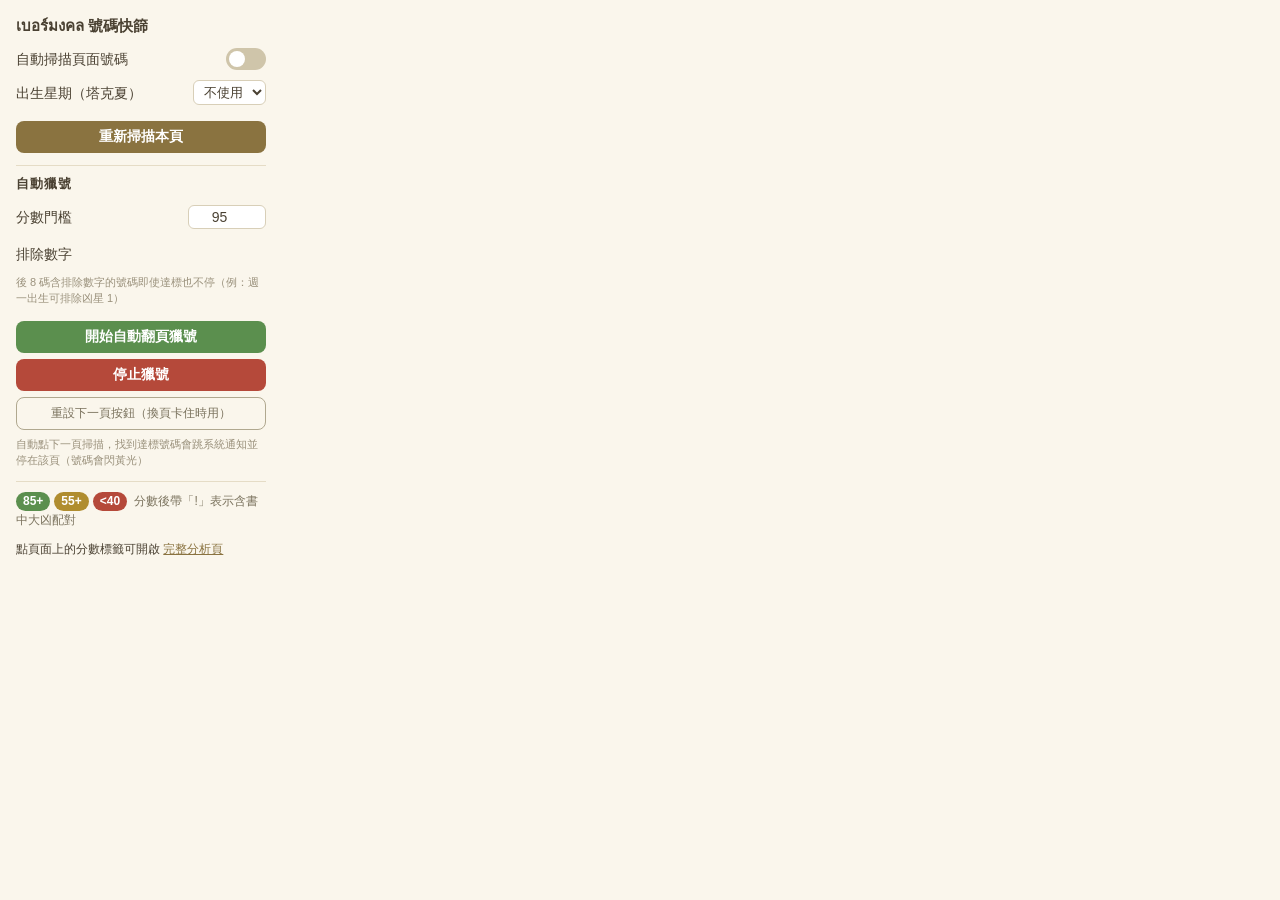
<file: extension/popup.html>
<!DOCTYPE html>
<html lang="zh-Hant">
<head>
<meta charset="UTF-8">
<style>
  body{ width:250px; margin:0; padding:14px 16px; font:14px/1.6 -apple-system,"Helvetica Neue",Arial,sans-serif; color:#4a4132; background:#faf6ec; }
  h1{ font-size:15px; margin:0 0 10px; }
  .row{ display:flex; align-items:center; justify-content:space-between; margin:10px 0; }
  select{ padding:3px 6px; border:1px solid #d8cfb8; border-radius:6px; background:#fff; font-size:13px; color:#4a4132; }
  button{ width:100%; margin-top:6px; padding:7px 0; border:none; border-radius:8px; background:#8a7340; color:#fff; font-size:14px; font-weight:700; cursor:pointer; }
  button:hover{ background:#9d854e; }
  .hunt{ margin-top:12px; padding-top:8px; border-top:1px solid #e5dcc6; }
  .hunt-title{ font-size:13px; font-weight:800; letter-spacing:1px; }
  .hunt input{ width:64px; padding:3px 6px; border:1px solid #d8cfb8; border-radius:6px; font-size:14px; text-align:center; color:#4a4132; }
  .hunt button.go{ background:#5b8f4e; }
  .hunt button.go:hover{ background:#6ca05e; }
  .hunt button.stop{ background:#b5493a; }
  .hunt button.stop:hover{ background:#c65a4a; }
  .hunt button.ghost{ background:none; border:1.5px solid #b0a88f; color:#7a725d; font-weight:400; font-size:12px; }
  .hunt button.ghost:hover{ background:#efe9d8; }
  .hunt-sub{ font-size:11px; color:#9a917c; margin-top:6px; line-height:1.5; }
  .digit-chips{ display:flex; flex-wrap:wrap; gap:4px; max-width:150px; justify-content:flex-end; }
  .digit-chips button{
    width:24px; height:24px; padding:0; margin:0; border-radius:50%;
    border:1px solid #d8cfb8; background:#fff; color:#4a4132;
    font-size:12px; font-weight:700; cursor:pointer;
  }
  .digit-chips button.on{ background:#b5493a; border-color:#b5493a; color:#fff; }
  .legend{ margin-top:12px; padding-top:10px; border-top:1px solid #e5dcc6; font-size:12px; color:#7a725d; }
  .legend span{ display:inline-block; padding:0 7px; border-radius:999px; color:#fff; font-weight:700; margin-right:4px; }
  a{ color:#8a7340; }
  .foot{ margin-top:10px; font-size:12px; }
  .switch{ position:relative; width:40px; height:22px; }
  .switch input{ opacity:0; width:0; height:0; }
  .slider{ position:absolute; inset:0; background:#cfc5aa; border-radius:999px; transition:.2s; cursor:pointer; }
  .slider::before{ content:""; position:absolute; width:16px; height:16px; left:3px; top:3px; background:#fff; border-radius:50%; transition:.2s; }
  input:checked + .slider{ background:#5b8f4e; }
  input:checked + .slider::before{ transform:translateX(18px); }
</style>
</head>
<body>
  <h1>เบอร์มงคล 號碼快篩</h1>
  <div class="row">
    <span>自動掃描頁面號碼</span>
    <label class="switch"><input type="checkbox" id="auto"><span class="slider"></span></label>
  </div>
  <div class="row">
    <span>出生星期（塔克夏）</span>
    <select id="day">
      <option value="">不使用</option>
      <option value="1">週日</option>
      <option value="2">週一</option>
      <option value="3">週二</option>
      <option value="4">週三日</option>
      <option value="8">週三夜</option>
      <option value="5">週四</option>
      <option value="6">週五</option>
      <option value="7">週六</option>
    </select>
  </div>
  <button id="rescan">重新掃描本頁</button>
  <div id="err" style="display:none; margin-top:8px; padding:8px 10px; background:#f8e7e1; color:#8c3520; border-radius:8px; font-size:12px; line-height:1.5;"></div>
  <div class="hunt">
    <div class="hunt-title">自動獵號</div>
    <div class="row">
      <span>分數門檻</span>
      <input type="number" id="threshold" min="0" max="100" value="95">
    </div>
    <div class="row" style="align-items:flex-start">
      <span style="padding-top:4px">排除數字</span>
      <div class="digit-chips" id="digitChips"></div>
    </div>
    <div class="hunt-sub" style="margin:-2px 0 8px">後 8 碼含排除數字的號碼即使達標也不停（例：週一出生可排除凶星 1）</div>
    <button id="huntStart" class="go">開始自動翻頁獵號</button>
    <button id="huntStop" class="stop">停止獵號</button>
    <button id="resetNext" class="ghost">重設下一頁按鈕（換頁卡住時用）</button>
    <div class="hunt-sub">自動點下一頁掃描，找到達標號碼會跳系統通知並停在該頁（號碼會閃黃光）</div>
  </div>
  <div class="legend">
    <span style="background:#5b8f4e">85+</span><span style="background:#b08d2f">55+</span><span style="background:#b5493a">&lt;40</span>
    分數後帶「!」表示含書中大凶配對
  </div>
  <div class="foot">點頁面上的分數標籤可開啟 <a href="https://315112yjvs.github.io/sim-mongkol/" target="_blank">完整分析頁</a></div>
  <script src="popup.js"></script>
</body>
</html>
</file>
